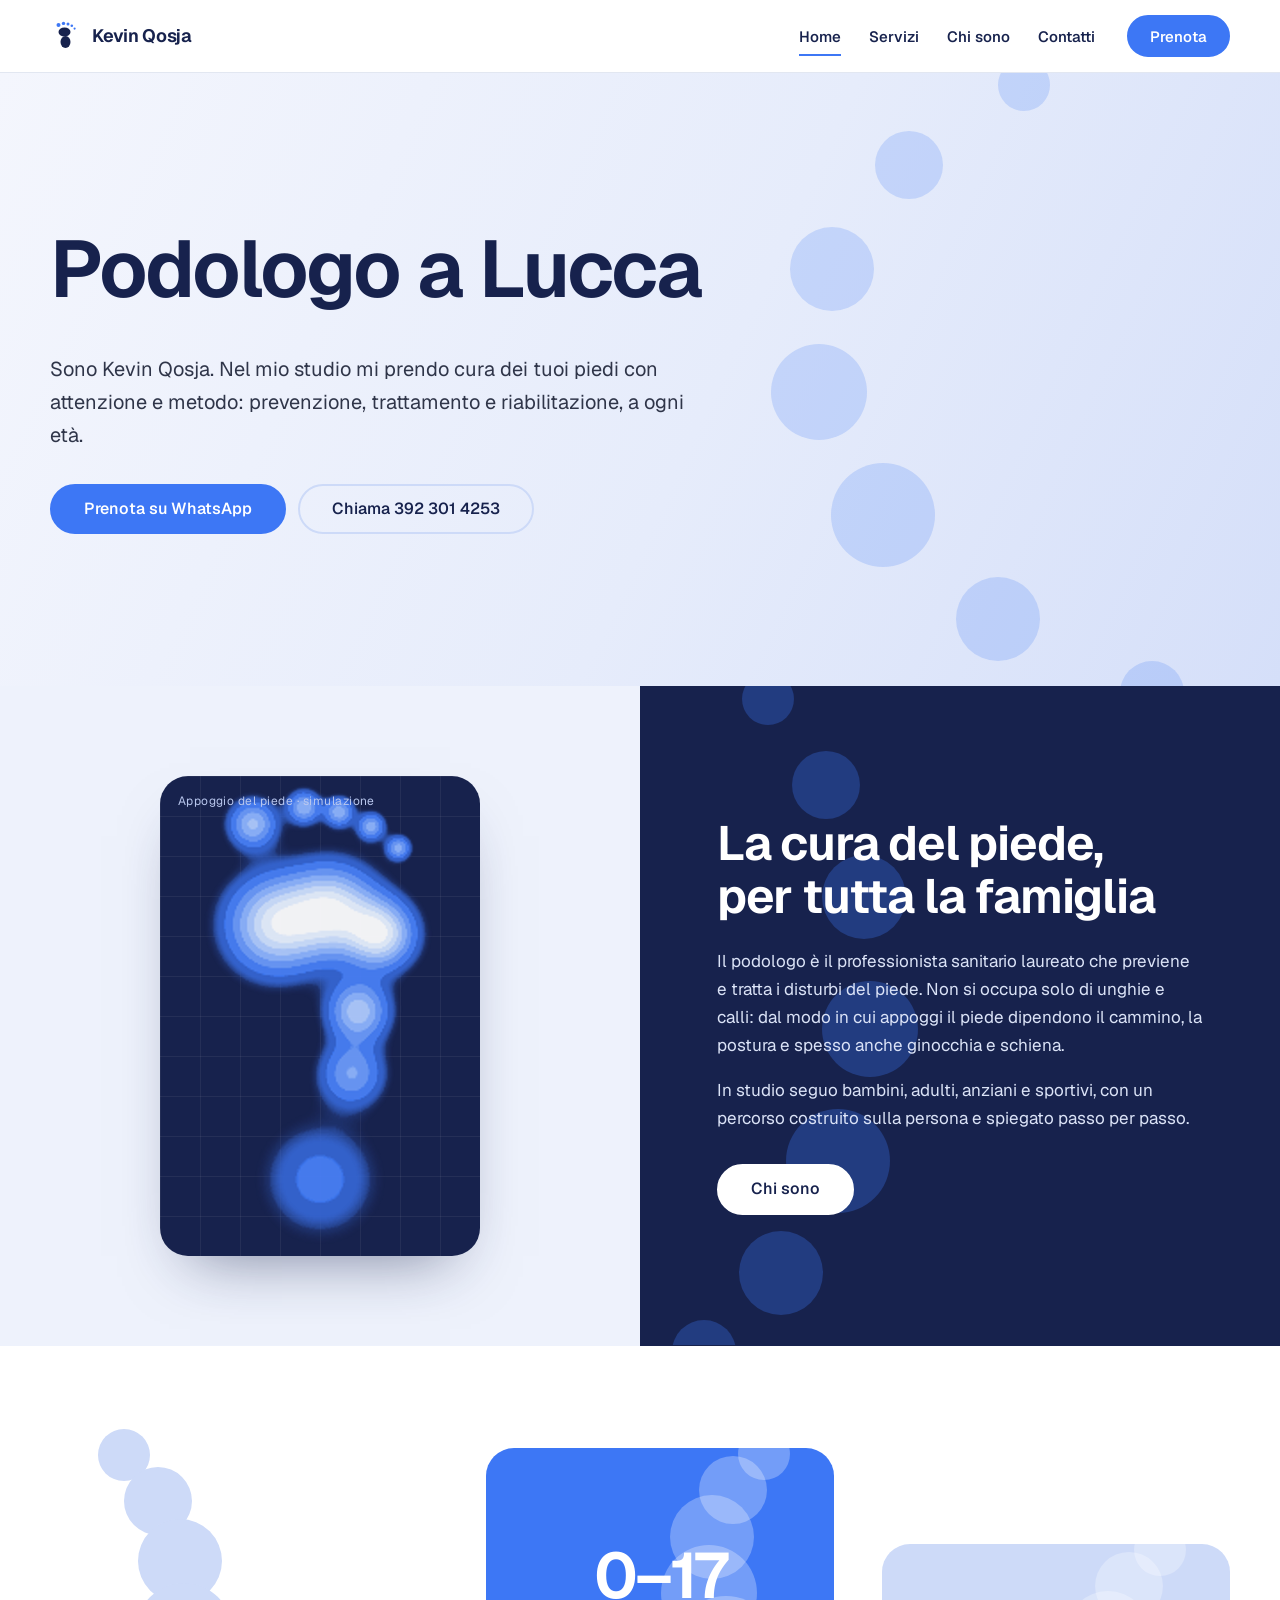
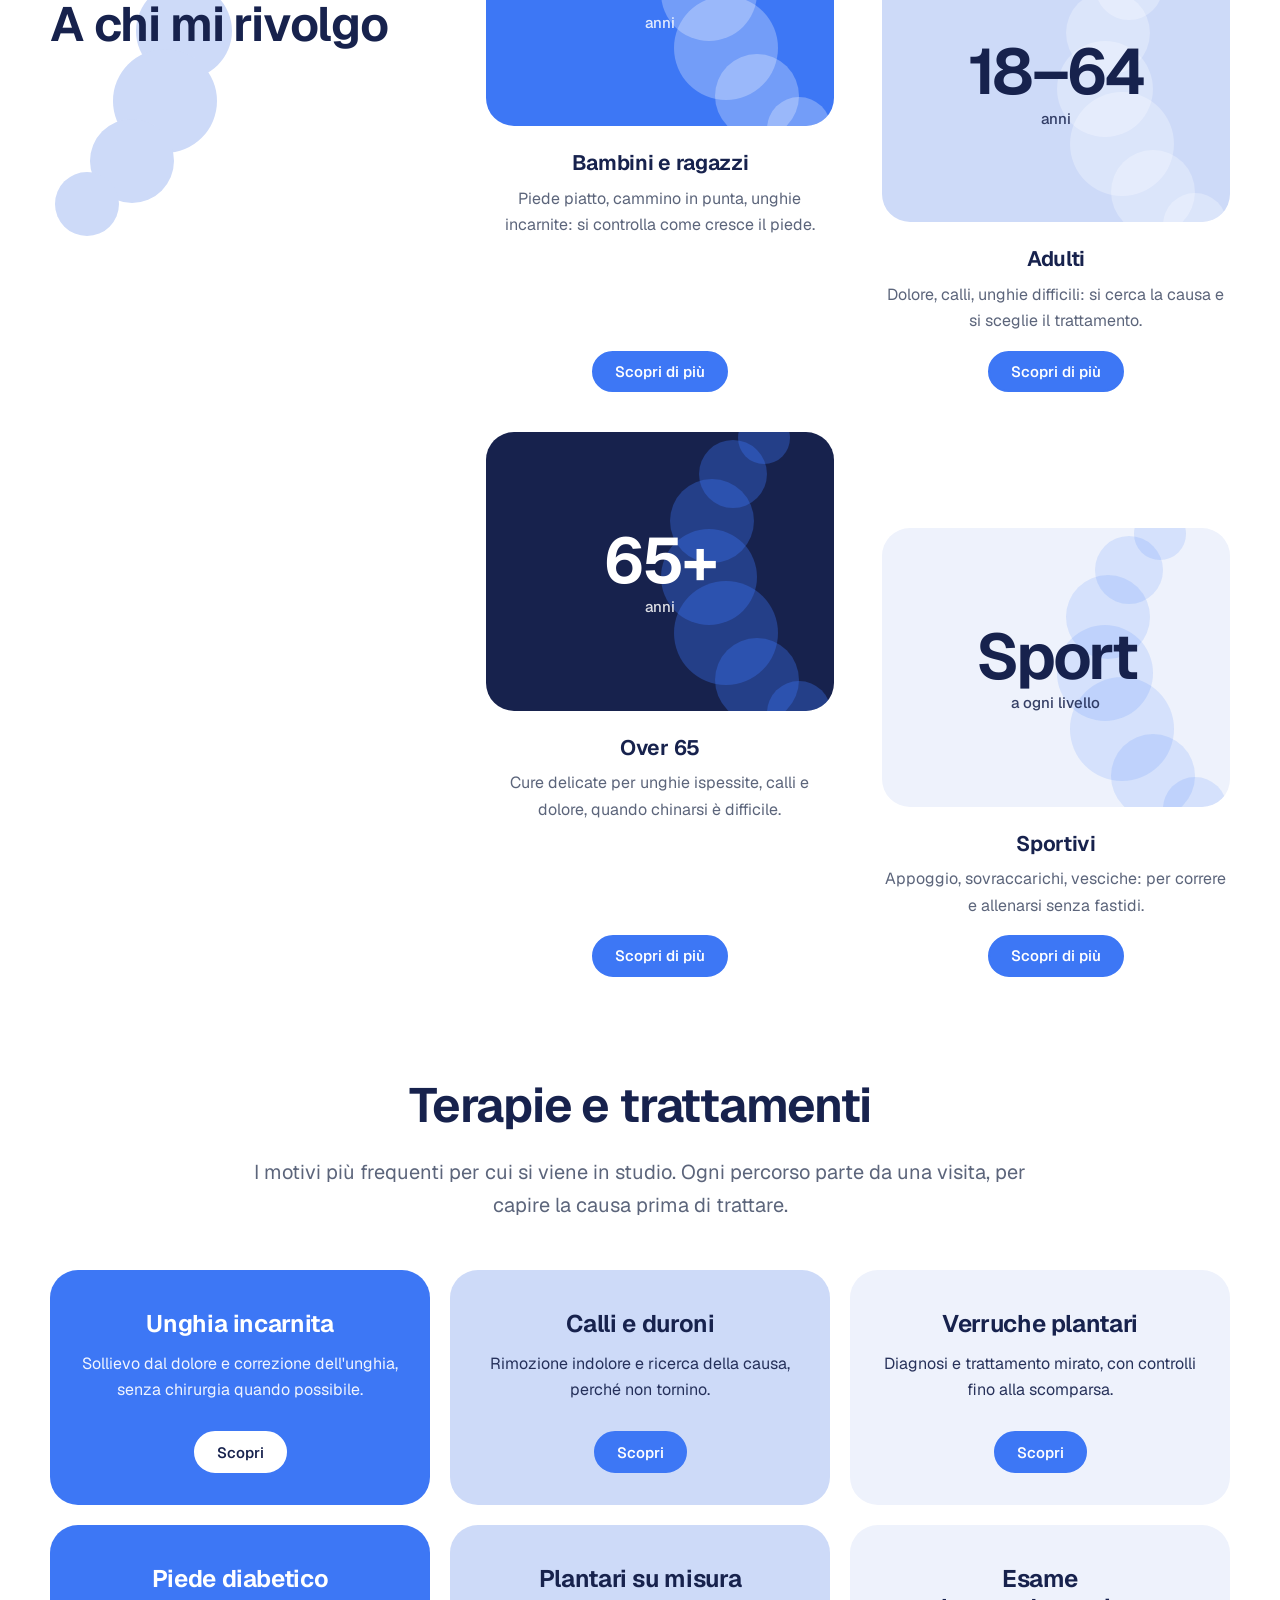
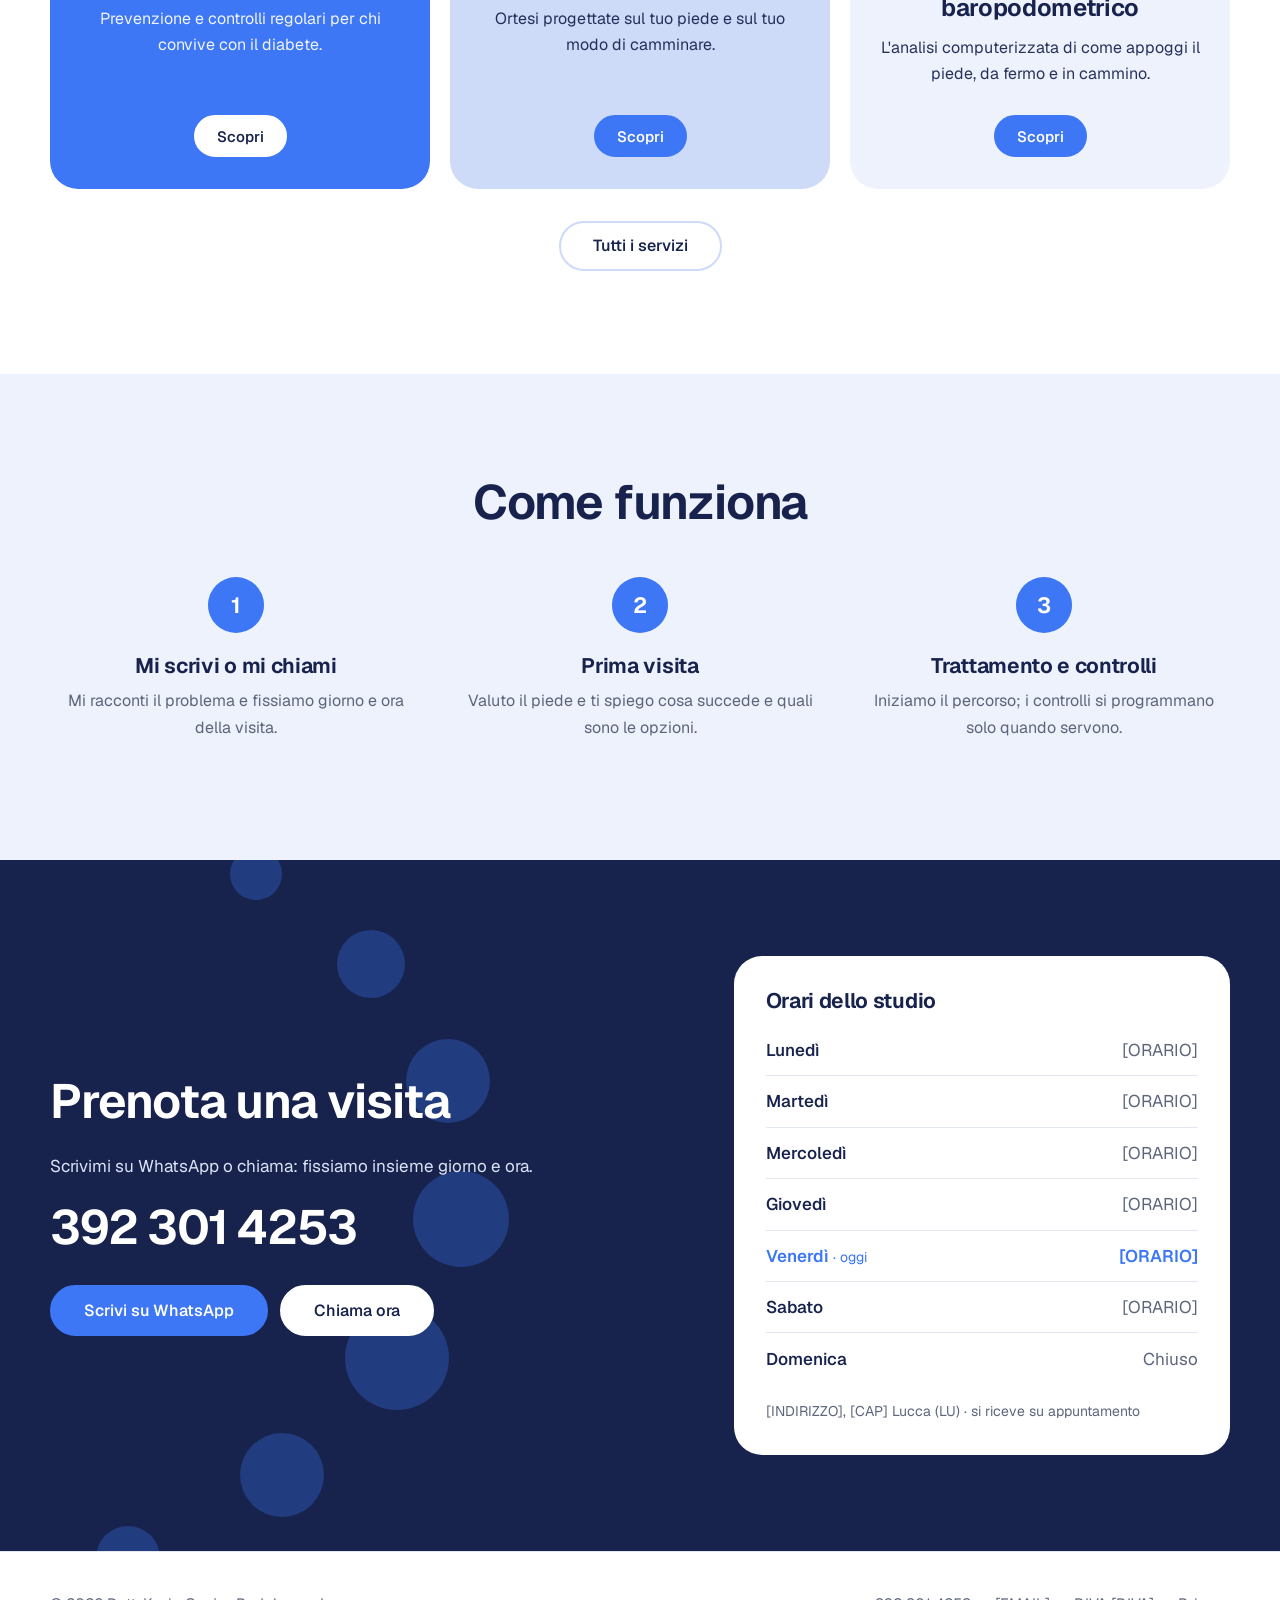
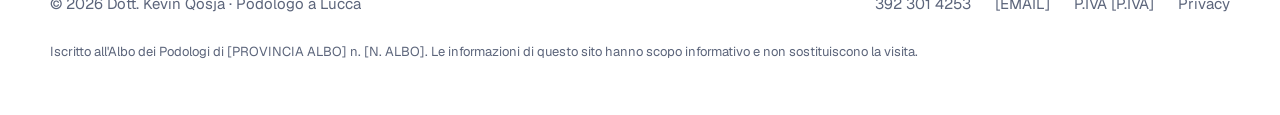
<file: index.html>
<!doctype html>
<html lang="it">
<head>
  <meta charset="utf-8">
  <meta name="viewport" content="width=device-width, initial-scale=1, viewport-fit=cover">
  <title>Kevin Qosja — Podologo a Lucca</title>
  <meta name="description" content="Studio di podologia a Lucca: unghia incarnita, calli, verruche, piede diabetico, plantari su misura. Per bambini, adulti, anziani e sportivi.">
  <meta name="robots" content="noindex, nofollow">
  <meta name="theme-color" content="#17224d">
  <meta property="og:type" content="website">
  <meta property="og:locale" content="it_IT">
  <meta property="og:title" content="Kevin Qosja — Podologo a Lucca">
  <meta property="og:description" content="Studio di podologia a Lucca: unghia incarnita, calli, verruche, piede diabetico, plantari su misura. Per bambini, adulti, anziani e sportivi.">
  <link rel="icon" href="favicon.svg" type="image/svg+xml">
  <link rel="preload" href="fonts/geist.woff2" as="font" type="font/woff2" crossorigin>
  <link rel="stylesheet" href="css/style.css">
  <script>document.documentElement.classList.add('js')</script>
</head>
<body>
  <a class="skip" href="#contenuto">Vai al contenuto</a>

  <header class="header">
    <div class="wrap header__in">
      <a class="logo" href="index.html"><svg viewBox="0 0 32 32" aria-hidden="true"><ellipse cx="15.5" cy="22" rx="5" ry="6" fill="#17224d"/><ellipse cx="14.5" cy="12" rx="6" ry="4.6" fill="#17224d"/><circle cx="8.5" cy="5" r="2" fill="#3d77f5"/><circle cx="13.5" cy="3.4" r="1.7" fill="#3d77f5"/><circle cx="18" cy="4" r="1.5" fill="#3d77f5"/><circle cx="21.8" cy="5.8" r="1.3" fill="#3d77f5"/><circle cx="24.6" cy="8.6" r="1.1" fill="#3d77f5"/></svg>Kevin Qosja</a>
      <button class="burger" aria-label="Apri il menu" aria-expanded="false" aria-controls="nav"><span></span></button>
      <nav class="nav" id="nav" aria-label="Principale">
        <ul>
            <li><a href="index.html" aria-current="page">Home</a></li>
            <li><a href="servizi.html">Servizi</a></li>
            <li><a href="chi-sono.html">Chi sono</a></li>
            <li><a href="contatti.html">Contatti</a></li>
        </ul>
        <a class="btn btn--sm" href="https://wa.me/393923014253?text=Buongiorno%2C%20vorrei%20prenotare%20una%20visita%20podologica.">Prenota</a>
      </nav>
    </div>
  </header>

  <main id="contenuto">
    <section class="hero">
      <div class="dots" aria-hidden="true"><i></i><i></i><i></i><i></i><i></i><i></i><i></i></div>
      <div class="wrap">
        <h1>Podologo a Lucca</h1>
        <p class="lead">Sono Kevin Qosja. Nel mio studio mi prendo cura dei tuoi piedi con attenzione e metodo: prevenzione, trattamento e riabilitazione, a ogni età.</p>
        <div class="btn-row">
          <a class="btn" href="https://wa.me/393923014253?text=Buongiorno%2C%20vorrei%20prenotare%20una%20visita%20podologica.">Prenota su WhatsApp</a>
          <a class="btn btn--ghost" href="tel:+393923014253">Chiama 392 301 4253</a>
        </div>
      </div>
    </section>

    <section class="split">
      <div class="panel panel--mist">
        <div class="foot" data-reveal>
          <span class="foot__tag">Appoggio del piede · simulazione</span>
          <canvas data-foot aria-hidden="true"></canvas>
        </div>
      </div>
      <div class="panel panel--navy">
        <div class="dots dots--left" aria-hidden="true"><i></i><i></i><i></i><i></i><i></i><i></i><i></i></div>
        <div data-reveal>
          <h2>La cura del piede, per tutta la famiglia</h2>
          <p>Il podologo è il professionista sanitario laureato che previene e tratta i disturbi del piede. Non si occupa solo di unghie e calli: dal modo in cui appoggi il piede dipendono il cammino, la postura e spesso anche ginocchia e schiena.</p>
          <p>In studio seguo bambini, adulti, anziani e sportivi, con un percorso costruito sulla persona e spiegato passo per passo.</p>
          <div class="btn-row"><a class="btn btn--light" href="chi-sono.html">Chi sono</a></div>
        </div>
      </div>
    </section>

    <section class="section">
      <div class="wrap audience">
        <div class="audience__title">
          <div class="dots dots--left" aria-hidden="true"><i></i><i></i><i></i><i></i><i></i><i></i><i></i></div>
          <h2>A chi mi rivolgo</h2>
        </div>
        <div class="audience__cards">
          <article class="who" data-reveal>
            <div class="who__tile"><div class="dots" aria-hidden="true"><i></i><i></i><i></i><i></i><i></i><i></i><i></i></div><span>0–17<small>anni</small></span></div>
            <h3>Bambini e ragazzi</h3>
            <p>Piede piatto, cammino in punta, unghie incarnite: si controlla come cresce il piede.</p>
            <a class="btn btn--sm" href="servizi.html#bambini">Scopri di più</a>
          </article>
          <article class="who" data-reveal>
            <div class="who__tile"><div class="dots" aria-hidden="true"><i></i><i></i><i></i><i></i><i></i><i></i><i></i></div><span>18–64<small>anni</small></span></div>
            <h3>Adulti</h3>
            <p>Dolore, calli, unghie difficili: si cerca la causa e si sceglie il trattamento.</p>
            <a class="btn btn--sm" href="servizi.html#adulti">Scopri di più</a>
          </article>
          <article class="who" data-reveal>
            <div class="who__tile"><div class="dots" aria-hidden="true"><i></i><i></i><i></i><i></i><i></i><i></i><i></i></div><span>65+<small>anni</small></span></div>
            <h3>Over 65</h3>
            <p>Cure delicate per unghie ispessite, calli e dolore, quando chinarsi è difficile.</p>
            <a class="btn btn--sm" href="servizi.html#anziani">Scopri di più</a>
          </article>
          <article class="who" data-reveal>
            <div class="who__tile"><div class="dots" aria-hidden="true"><i></i><i></i><i></i><i></i><i></i><i></i><i></i></div><span>Sport<small>a ogni livello</small></span></div>
            <h3>Sportivi</h3>
            <p>Appoggio, sovraccarichi, vesciche: per correre e allenarsi senza fastidi.</p>
            <a class="btn btn--sm" href="servizi.html#sportivi">Scopri di più</a>
          </article>
        </div>
      </div>
    </section>

    <section class="section" style="padding-top:0">
      <div class="wrap">
        <div class="center" data-reveal>
          <h2>Terapie e trattamenti</h2>
          <p class="lead">I motivi più frequenti per cui si viene in studio. Ogni percorso parte da una visita, per capire la causa prima di trattare.</p>
        </div>
        <div class="tiles">
        <a class="tile" href="servizi.html#unghia-incarnita" data-reveal>
          <h3>Unghia incarnita</h3>
          <p>Sollievo dal dolore e correzione dell'unghia, senza chirurgia quando possibile.</p>
          <span class="btn btn--sm">Scopri</span>
        </a>
        <a class="tile" href="servizi.html#calli-e-duroni" data-reveal>
          <h3>Calli e duroni</h3>
          <p>Rimozione indolore e ricerca della causa, perché non tornino.</p>
          <span class="btn btn--sm">Scopri</span>
        </a>
        <a class="tile" href="servizi.html#verruche-plantari" data-reveal>
          <h3>Verruche plantari</h3>
          <p>Diagnosi e trattamento mirato, con controlli fino alla scomparsa.</p>
          <span class="btn btn--sm">Scopri</span>
        </a>
        <a class="tile" href="servizi.html#piede-diabetico" data-reveal>
          <h3>Piede diabetico</h3>
          <p>Prevenzione e controlli regolari per chi convive con il diabete.</p>
          <span class="btn btn--sm">Scopri</span>
        </a>
        <a class="tile" href="servizi.html#plantari-su-misura" data-reveal>
          <h3>Plantari su misura</h3>
          <p>Ortesi progettate sul tuo piede e sul tuo modo di camminare.</p>
          <span class="btn btn--sm">Scopri</span>
        </a>
        <a class="tile" href="servizi.html#esame-baropodometrico" data-reveal>
          <h3>Esame baropodometrico</h3>
          <p>L'analisi computerizzata di come appoggi il piede, da fermo e in cammino.</p>
          <span class="btn btn--sm">Scopri</span>
        </a>
        </div>
        <div class="center"><div class="btn-row"><a class="btn btn--ghost" href="servizi.html">Tutti i servizi</a></div></div>
      </div>
    </section>

    <section class="section" style="background:var(--mist)">
      <div class="wrap center">
        <h2 data-reveal>Come funziona</h2>
        <ol class="steps">
          <li data-reveal><h3>Mi scrivi o mi chiami</h3><p>Mi racconti il problema e fissiamo giorno e ora della visita.</p></li>
          <li data-reveal><h3>Prima visita</h3><p>Valuto il piede e ti spiego cosa succede e quali sono le opzioni.</p></li>
          <li data-reveal><h3>Trattamento e controlli</h3><p>Iniziamo il percorso; i controlli si programmano solo quando servono.</p></li>
        </ol>
      </div>
    </section>

    <section class="book">
      <div class="dots dots--left" aria-hidden="true"><i></i><i></i><i></i><i></i><i></i><i></i><i></i></div>
      <div class="wrap">
        <div data-reveal>
          <h2>Prenota una visita</h2>
          <p>Scrivimi su WhatsApp o chiama: fissiamo insieme giorno e ora.</p>
          <a class="book__tel" href="tel:+393923014253">392 301 4253</a>
          <div class="btn-row">
            <a class="btn" href="https://wa.me/393923014253?text=Buongiorno%2C%20vorrei%20prenotare%20una%20visita%20podologica.">Scrivi su WhatsApp</a>
            <a class="btn btn--light" href="tel:+393923014253">Chiama ora</a>
          </div>
        </div>
        <div class="book__card" data-reveal>
          <h3>Orari dello studio</h3>
          <table class="hours">
              <tbody>
                <tr><th scope="row">Lunedì</th><td>[ORARIO]</td></tr>
                <tr><th scope="row">Martedì</th><td>[ORARIO]</td></tr>
                <tr><th scope="row">Mercoledì</th><td>[ORARIO]</td></tr>
                <tr><th scope="row">Giovedì</th><td>[ORARIO]</td></tr>
                <tr><th scope="row">Venerdì</th><td>[ORARIO]</td></tr>
                <tr><th scope="row">Sabato</th><td>[ORARIO]</td></tr>
                <tr><th scope="row">Domenica</th><td>Chiuso</td></tr>
              </tbody>
            </table>
          <p class="note" style="margin:1rem 0 0">[INDIRIZZO], [CAP] Lucca (LU) · si riceve su appuntamento</p>
        </div>
      </div>
    </section>
  </main>

  <footer class="footer">
    <div class="wrap">
      <div class="footer__in">
        <span>© <span data-year>2026</span> Dott. Kevin Qosja · Podologo a Lucca</span>
        <ul>
          <li><a href="tel:+393923014253">392 301 4253</a></li>
          <li><a href="mailto:[EMAIL]">[EMAIL]</a></li>
          <li>P.IVA [P.IVA]</li>
          <li><a href="privacy.html">Privacy</a></li>
        </ul>
      </div>
      <p class="footer__legal">Iscritto all'Albo dei Podologi di [PROVINCIA ALBO] n. [N. ALBO]. Le informazioni di questo sito hanno scopo informativo e non sostituiscono la visita.</p>
    </div>
  </footer>

  <div class="dock">
    <a class="btn" href="https://wa.me/393923014253?text=Buongiorno%2C%20vorrei%20prenotare%20una%20visita%20podologica.">WhatsApp</a>
    <a class="btn btn--ghost" href="tel:+393923014253">Chiama</a>
  </div>

  <script src="js/main.js" defer></script>
</body>
</html>
</file>
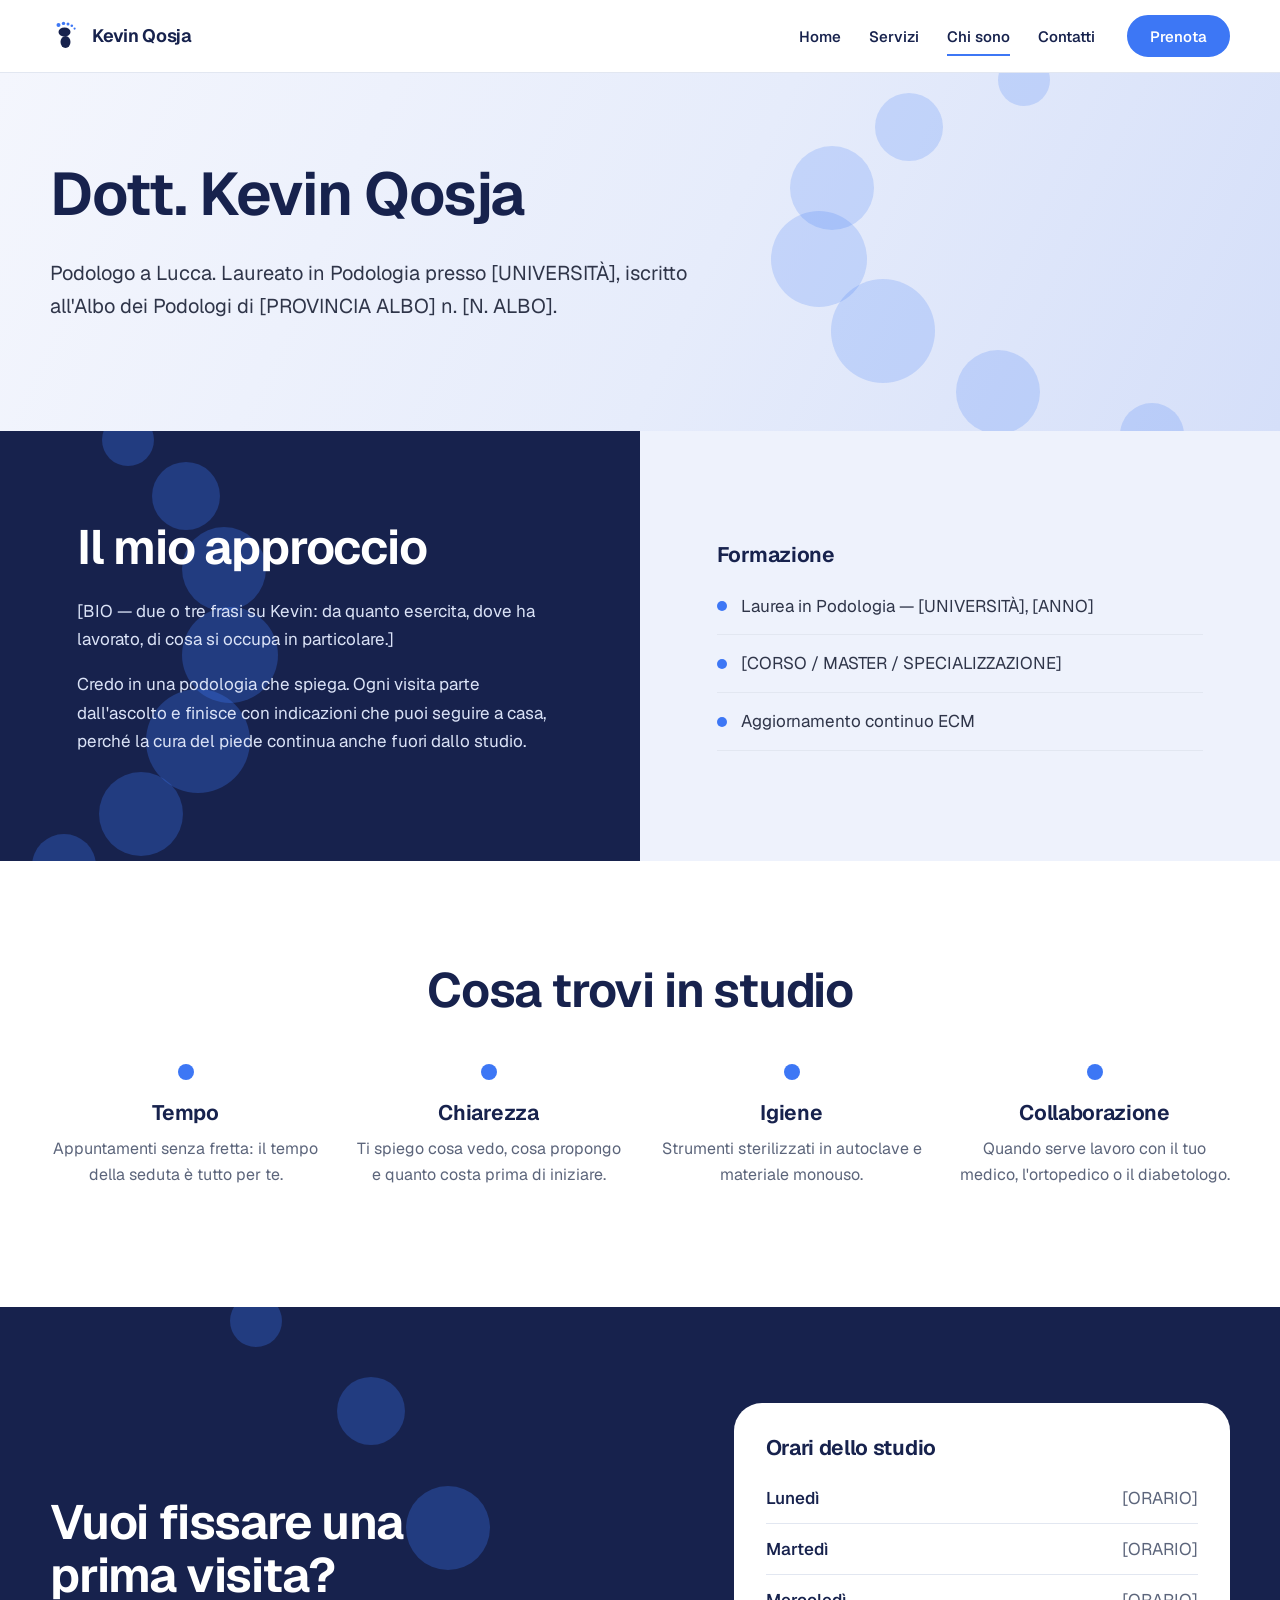
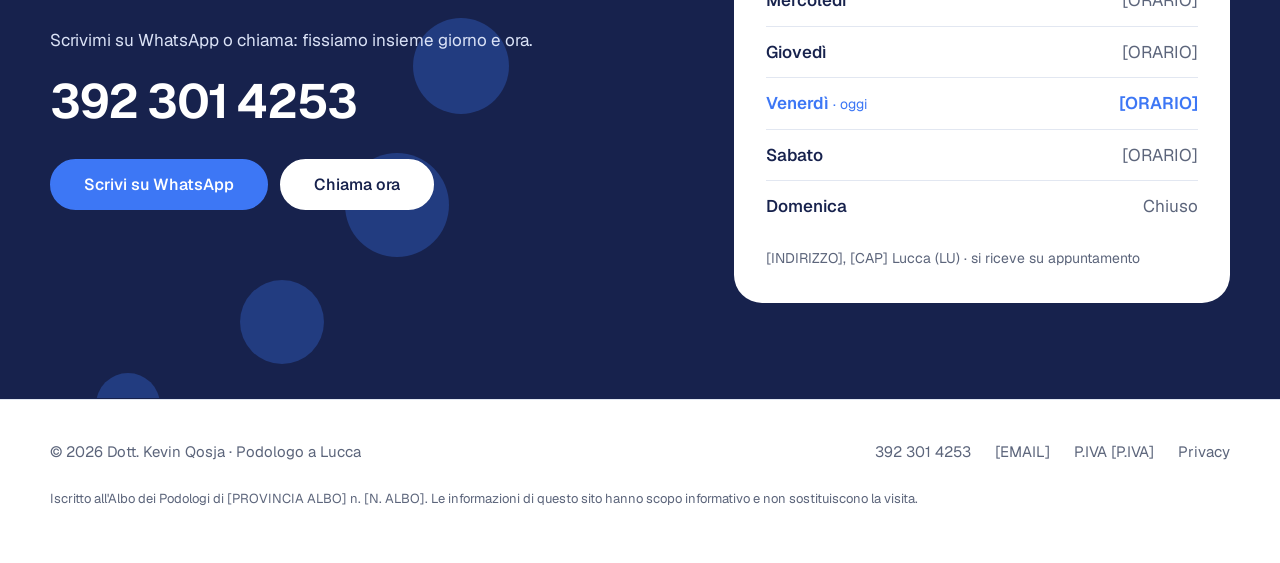
<file: chi-sono.html>
<!doctype html>
<html lang="it">
<head>
  <meta charset="utf-8">
  <meta name="viewport" content="width=device-width, initial-scale=1, viewport-fit=cover">
  <title>Chi sono — Kevin Qosja, Podologo a Lucca</title>
  <meta name="description" content="Dott. Kevin Qosja, podologo a Lucca: formazione, approccio e metodo di lavoro.">
  <meta name="robots" content="noindex, nofollow">
  <meta name="theme-color" content="#17224d">
  <meta property="og:type" content="website">
  <meta property="og:locale" content="it_IT">
  <meta property="og:title" content="Chi sono — Kevin Qosja, Podologo a Lucca">
  <meta property="og:description" content="Dott. Kevin Qosja, podologo a Lucca: formazione, approccio e metodo di lavoro.">
  <link rel="icon" href="favicon.svg" type="image/svg+xml">
  <link rel="preload" href="fonts/geist.woff2" as="font" type="font/woff2" crossorigin>
  <link rel="stylesheet" href="css/style.css">
  <script>document.documentElement.classList.add('js')</script>
</head>
<body>
  <a class="skip" href="#contenuto">Vai al contenuto</a>

  <header class="header">
    <div class="wrap header__in">
      <a class="logo" href="index.html"><svg viewBox="0 0 32 32" aria-hidden="true"><ellipse cx="15.5" cy="22" rx="5" ry="6" fill="#17224d"/><ellipse cx="14.5" cy="12" rx="6" ry="4.6" fill="#17224d"/><circle cx="8.5" cy="5" r="2" fill="#3d77f5"/><circle cx="13.5" cy="3.4" r="1.7" fill="#3d77f5"/><circle cx="18" cy="4" r="1.5" fill="#3d77f5"/><circle cx="21.8" cy="5.8" r="1.3" fill="#3d77f5"/><circle cx="24.6" cy="8.6" r="1.1" fill="#3d77f5"/></svg>Kevin Qosja</a>
      <button class="burger" aria-label="Apri il menu" aria-expanded="false" aria-controls="nav"><span></span></button>
      <nav class="nav" id="nav" aria-label="Principale">
        <ul>
            <li><a href="index.html">Home</a></li>
            <li><a href="servizi.html">Servizi</a></li>
            <li><a href="chi-sono.html" aria-current="page">Chi sono</a></li>
            <li><a href="contatti.html">Contatti</a></li>
        </ul>
        <a class="btn btn--sm" href="https://wa.me/393923014253?text=Buongiorno%2C%20vorrei%20prenotare%20una%20visita%20podologica.">Prenota</a>
      </nav>
    </div>
  </header>

  <main id="contenuto">
    <section class="hero hero--page">
      <div class="dots" aria-hidden="true"><i></i><i></i><i></i><i></i><i></i><i></i><i></i></div>
      <div class="wrap">
        <h1>Dott. Kevin Qosja</h1>
        <p class="lead">Podologo a Lucca. Laureato in Podologia presso [UNIVERSITÀ], iscritto all'Albo dei Podologi di [PROVINCIA ALBO] n. [N. ALBO].</p>
      </div>
    </section>

    <section class="split">
      <div class="panel panel--navy">
        <div class="dots dots--left" aria-hidden="true"><i></i><i></i><i></i><i></i><i></i><i></i><i></i></div>
        <div data-reveal>
          <h2>Il mio approccio</h2>
          <p>[BIO — due o tre frasi su Kevin: da quanto esercita, dove ha lavorato, di cosa si occupa in particolare.]</p>
          <p>Credo in una podologia che spiega. Ogni visita parte dall'ascolto e finisce con indicazioni che puoi seguire a casa, perché la cura del piede continua anche fuori dallo studio.</p>
        </div>
      </div>
      <div class="panel panel--mist" style="align-items:stretch">
        <div data-reveal>
          <h3>Formazione</h3>
          <ul class="list">
            <li>Laurea in Podologia — [UNIVERSITÀ], [ANNO]</li>
            <li>[CORSO / MASTER / SPECIALIZZAZIONE]</li>
            <li>Aggiornamento continuo ECM</li>
          </ul>
        </div>
      </div>
    </section>

    <section class="section">
      <div class="wrap center">
        <h2 data-reveal>Cosa trovi in studio</h2>
        <ol class="steps steps--plain">
          <li data-reveal><h3>Tempo</h3><p>Appuntamenti senza fretta: il tempo della seduta è tutto per te.</p></li>
          <li data-reveal><h3>Chiarezza</h3><p>Ti spiego cosa vedo, cosa propongo e quanto costa prima di iniziare.</p></li>
          <li data-reveal><h3>Igiene</h3><p>Strumenti sterilizzati in autoclave e materiale monouso.</p></li>
          <li data-reveal><h3>Collaborazione</h3><p>Quando serve lavoro con il tuo medico, l'ortopedico o il diabetologo.</p></li>
        </ol>
      </div>
    </section>

    <section class="book">
      <div class="dots dots--left" aria-hidden="true"><i></i><i></i><i></i><i></i><i></i><i></i><i></i></div>
      <div class="wrap">
        <div data-reveal>
          <h2>Vuoi fissare una prima visita?</h2>
          <p>Scrivimi su WhatsApp o chiama: fissiamo insieme giorno e ora.</p>
          <a class="book__tel" href="tel:+393923014253">392 301 4253</a>
          <div class="btn-row">
            <a class="btn" href="https://wa.me/393923014253?text=Buongiorno%2C%20vorrei%20prenotare%20una%20visita%20podologica.">Scrivi su WhatsApp</a>
            <a class="btn btn--light" href="tel:+393923014253">Chiama ora</a>
          </div>
        </div>
        <div class="book__card" data-reveal>
          <h3>Orari dello studio</h3>
          <table class="hours">
              <tbody>
                <tr><th scope="row">Lunedì</th><td>[ORARIO]</td></tr>
                <tr><th scope="row">Martedì</th><td>[ORARIO]</td></tr>
                <tr><th scope="row">Mercoledì</th><td>[ORARIO]</td></tr>
                <tr><th scope="row">Giovedì</th><td>[ORARIO]</td></tr>
                <tr><th scope="row">Venerdì</th><td>[ORARIO]</td></tr>
                <tr><th scope="row">Sabato</th><td>[ORARIO]</td></tr>
                <tr><th scope="row">Domenica</th><td>Chiuso</td></tr>
              </tbody>
            </table>
          <p class="note" style="margin:1rem 0 0">[INDIRIZZO], [CAP] Lucca (LU) · si riceve su appuntamento</p>
        </div>
      </div>
    </section>
  </main>

  <footer class="footer">
    <div class="wrap">
      <div class="footer__in">
        <span>© <span data-year>2026</span> Dott. Kevin Qosja · Podologo a Lucca</span>
        <ul>
          <li><a href="tel:+393923014253">392 301 4253</a></li>
          <li><a href="mailto:[EMAIL]">[EMAIL]</a></li>
          <li>P.IVA [P.IVA]</li>
          <li><a href="privacy.html">Privacy</a></li>
        </ul>
      </div>
      <p class="footer__legal">Iscritto all'Albo dei Podologi di [PROVINCIA ALBO] n. [N. ALBO]. Le informazioni di questo sito hanno scopo informativo e non sostituiscono la visita.</p>
    </div>
  </footer>

  <div class="dock">
    <a class="btn" href="https://wa.me/393923014253?text=Buongiorno%2C%20vorrei%20prenotare%20una%20visita%20podologica.">WhatsApp</a>
    <a class="btn btn--ghost" href="tel:+393923014253">Chiama</a>
  </div>

  <script src="js/main.js" defer></script>
</body>
</html>
</file>
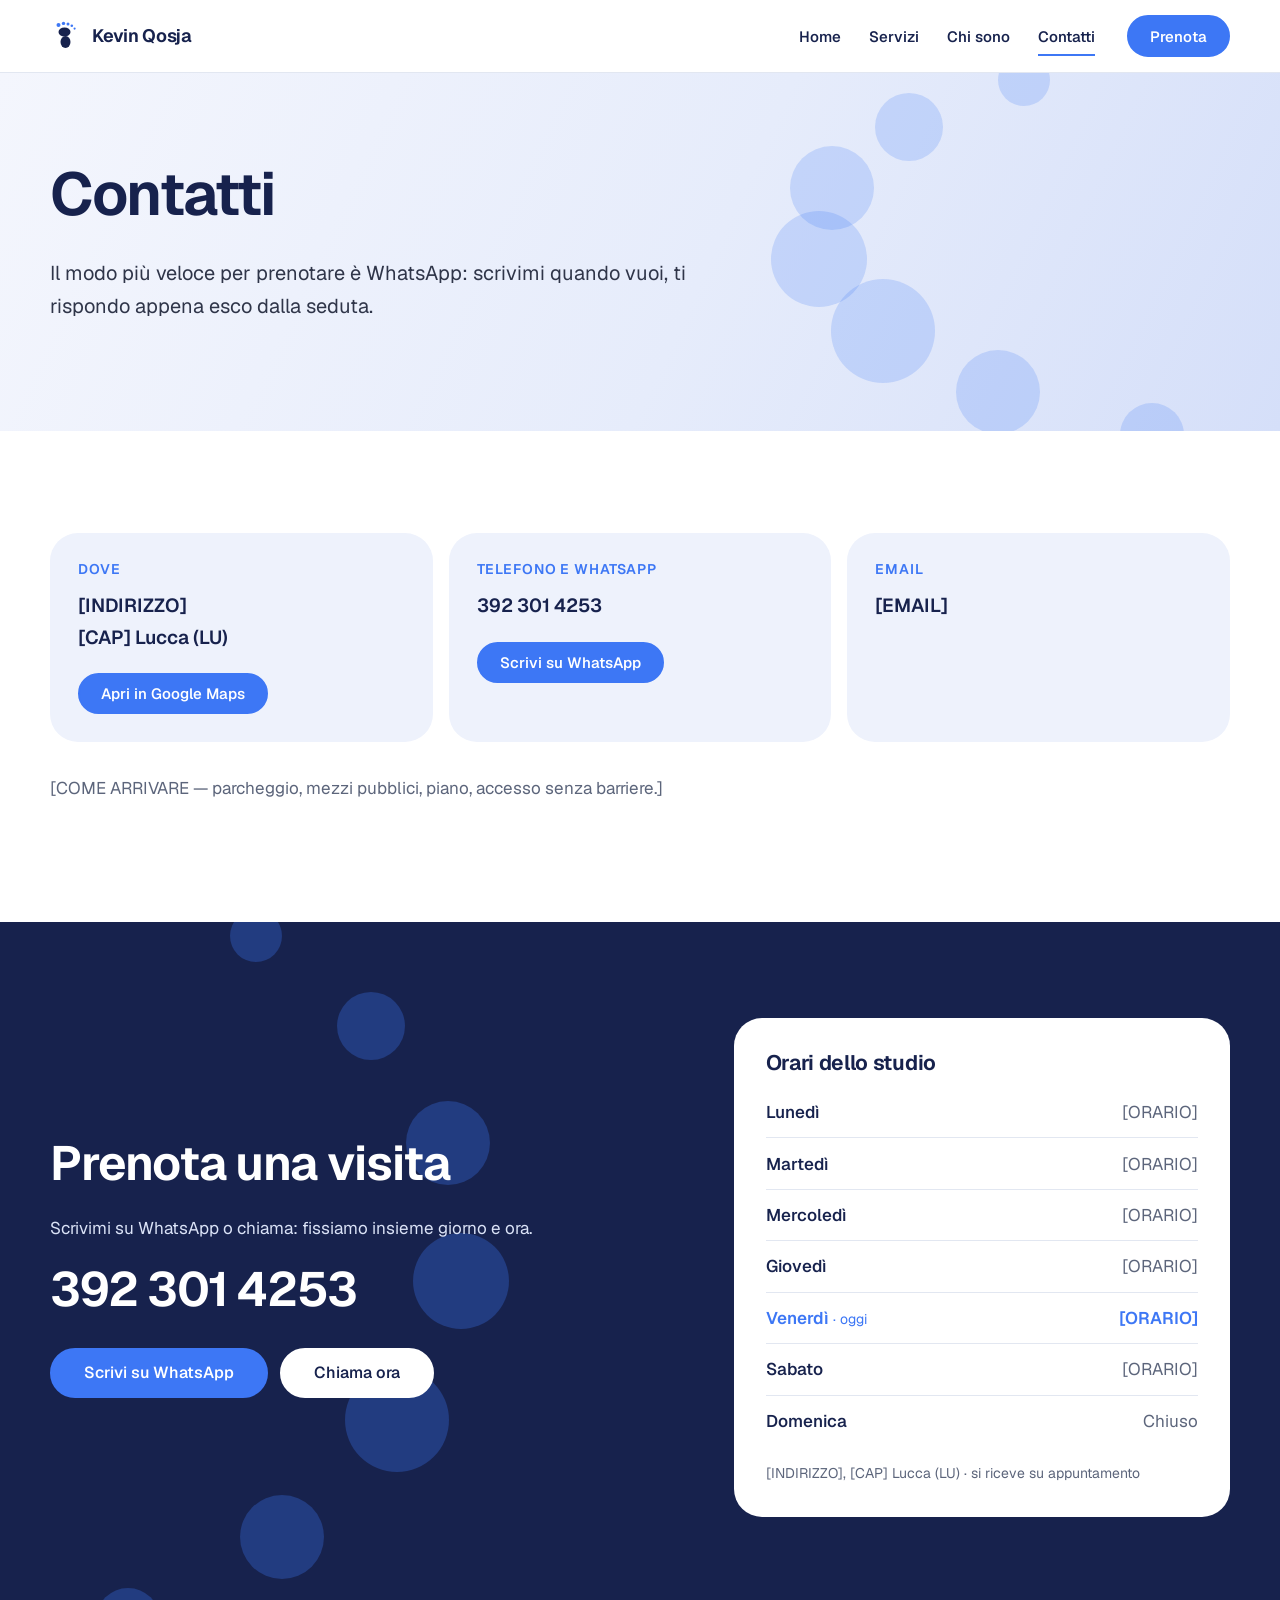
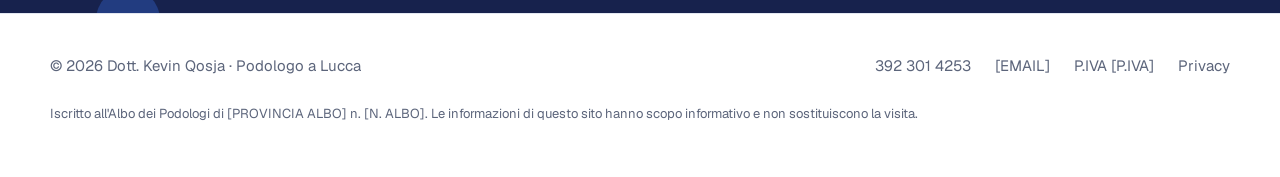
<file: contatti.html>
<!doctype html>
<html lang="it">
<head>
  <meta charset="utf-8">
  <meta name="viewport" content="width=device-width, initial-scale=1, viewport-fit=cover">
  <title>Contatti e orari — Kevin Qosja, Podologo a Lucca</title>
  <meta name="description" content="Indirizzo, orari e contatti dello studio di podologia di Kevin Qosja a Lucca. Prenota su WhatsApp o per telefono.">
  <meta name="robots" content="noindex, nofollow">
  <meta name="theme-color" content="#17224d">
  <meta property="og:type" content="website">
  <meta property="og:locale" content="it_IT">
  <meta property="og:title" content="Contatti e orari — Kevin Qosja, Podologo a Lucca">
  <meta property="og:description" content="Indirizzo, orari e contatti dello studio di podologia di Kevin Qosja a Lucca. Prenota su WhatsApp o per telefono.">
  <link rel="icon" href="favicon.svg" type="image/svg+xml">
  <link rel="preload" href="fonts/geist.woff2" as="font" type="font/woff2" crossorigin>
  <link rel="stylesheet" href="css/style.css">
  <script>document.documentElement.classList.add('js')</script>
</head>
<body>
  <a class="skip" href="#contenuto">Vai al contenuto</a>

  <header class="header">
    <div class="wrap header__in">
      <a class="logo" href="index.html"><svg viewBox="0 0 32 32" aria-hidden="true"><ellipse cx="15.5" cy="22" rx="5" ry="6" fill="#17224d"/><ellipse cx="14.5" cy="12" rx="6" ry="4.6" fill="#17224d"/><circle cx="8.5" cy="5" r="2" fill="#3d77f5"/><circle cx="13.5" cy="3.4" r="1.7" fill="#3d77f5"/><circle cx="18" cy="4" r="1.5" fill="#3d77f5"/><circle cx="21.8" cy="5.8" r="1.3" fill="#3d77f5"/><circle cx="24.6" cy="8.6" r="1.1" fill="#3d77f5"/></svg>Kevin Qosja</a>
      <button class="burger" aria-label="Apri il menu" aria-expanded="false" aria-controls="nav"><span></span></button>
      <nav class="nav" id="nav" aria-label="Principale">
        <ul>
            <li><a href="index.html">Home</a></li>
            <li><a href="servizi.html">Servizi</a></li>
            <li><a href="chi-sono.html">Chi sono</a></li>
            <li><a href="contatti.html" aria-current="page">Contatti</a></li>
        </ul>
        <a class="btn btn--sm" href="https://wa.me/393923014253?text=Buongiorno%2C%20vorrei%20prenotare%20una%20visita%20podologica.">Prenota</a>
      </nav>
    </div>
  </header>

  <main id="contenuto">
    <section class="hero hero--page">
      <div class="dots" aria-hidden="true"><i></i><i></i><i></i><i></i><i></i><i></i><i></i></div>
      <div class="wrap">
        <h1>Contatti</h1>
        <p class="lead">Il modo più veloce per prenotare è WhatsApp: scrivimi quando vuoi, ti rispondo appena esco dalla seduta.</p>
      </div>
    </section>

    <section class="section">
      <div class="wrap">
        <div class="info">
          <div data-reveal>
            <h3>Dove</h3>
            <p>[INDIRIZZO]<br>[CAP] Lucca (LU)</p>
            <div class="btn-row"><a class="btn btn--sm" href="https://www.google.com/maps/search/?api=1&amp;query=[INDIRIZZO+PER+MAPS]" target="_blank" rel="noopener">Apri in Google Maps</a></div>
          </div>
          <div data-reveal>
            <h3>Telefono e WhatsApp</h3>
            <p><a href="tel:+393923014253">392 301 4253</a></p>
            <div class="btn-row"><a class="btn btn--sm" href="https://wa.me/393923014253?text=Buongiorno%2C%20vorrei%20prenotare%20una%20visita%20podologica.">Scrivi su WhatsApp</a></div>
          </div>
          <div data-reveal>
            <h3>Email</h3>
            <p><a href="mailto:[EMAIL]">[EMAIL]</a></p>
          </div>
        </div>
        <p class="muted" style="margin-top:2rem" data-reveal>[COME ARRIVARE — parcheggio, mezzi pubblici, piano, accesso senza barriere.]</p>
      </div>
    </section>

    <section class="book">
      <div class="dots dots--left" aria-hidden="true"><i></i><i></i><i></i><i></i><i></i><i></i><i></i></div>
      <div class="wrap">
        <div data-reveal>
          <h2>Prenota una visita</h2>
          <p>Scrivimi su WhatsApp o chiama: fissiamo insieme giorno e ora.</p>
          <a class="book__tel" href="tel:+393923014253">392 301 4253</a>
          <div class="btn-row">
            <a class="btn" href="https://wa.me/393923014253?text=Buongiorno%2C%20vorrei%20prenotare%20una%20visita%20podologica.">Scrivi su WhatsApp</a>
            <a class="btn btn--light" href="tel:+393923014253">Chiama ora</a>
          </div>
        </div>
        <div class="book__card" data-reveal>
          <h3>Orari dello studio</h3>
          <table class="hours">
              <tbody>
                <tr><th scope="row">Lunedì</th><td>[ORARIO]</td></tr>
                <tr><th scope="row">Martedì</th><td>[ORARIO]</td></tr>
                <tr><th scope="row">Mercoledì</th><td>[ORARIO]</td></tr>
                <tr><th scope="row">Giovedì</th><td>[ORARIO]</td></tr>
                <tr><th scope="row">Venerdì</th><td>[ORARIO]</td></tr>
                <tr><th scope="row">Sabato</th><td>[ORARIO]</td></tr>
                <tr><th scope="row">Domenica</th><td>Chiuso</td></tr>
              </tbody>
            </table>
          <p class="note" style="margin:1rem 0 0">[INDIRIZZO], [CAP] Lucca (LU) · si riceve su appuntamento</p>
        </div>
      </div>
    </section>
  </main>

  <footer class="footer">
    <div class="wrap">
      <div class="footer__in">
        <span>© <span data-year>2026</span> Dott. Kevin Qosja · Podologo a Lucca</span>
        <ul>
          <li><a href="tel:+393923014253">392 301 4253</a></li>
          <li><a href="mailto:[EMAIL]">[EMAIL]</a></li>
          <li>P.IVA [P.IVA]</li>
          <li><a href="privacy.html">Privacy</a></li>
        </ul>
      </div>
      <p class="footer__legal">Iscritto all'Albo dei Podologi di [PROVINCIA ALBO] n. [N. ALBO]. Le informazioni di questo sito hanno scopo informativo e non sostituiscono la visita.</p>
    </div>
  </footer>

  <div class="dock">
    <a class="btn" href="https://wa.me/393923014253?text=Buongiorno%2C%20vorrei%20prenotare%20una%20visita%20podologica.">WhatsApp</a>
    <a class="btn btn--ghost" href="tel:+393923014253">Chiama</a>
  </div>

  <script src="js/main.js" defer></script>
</body>
</html>
</file>
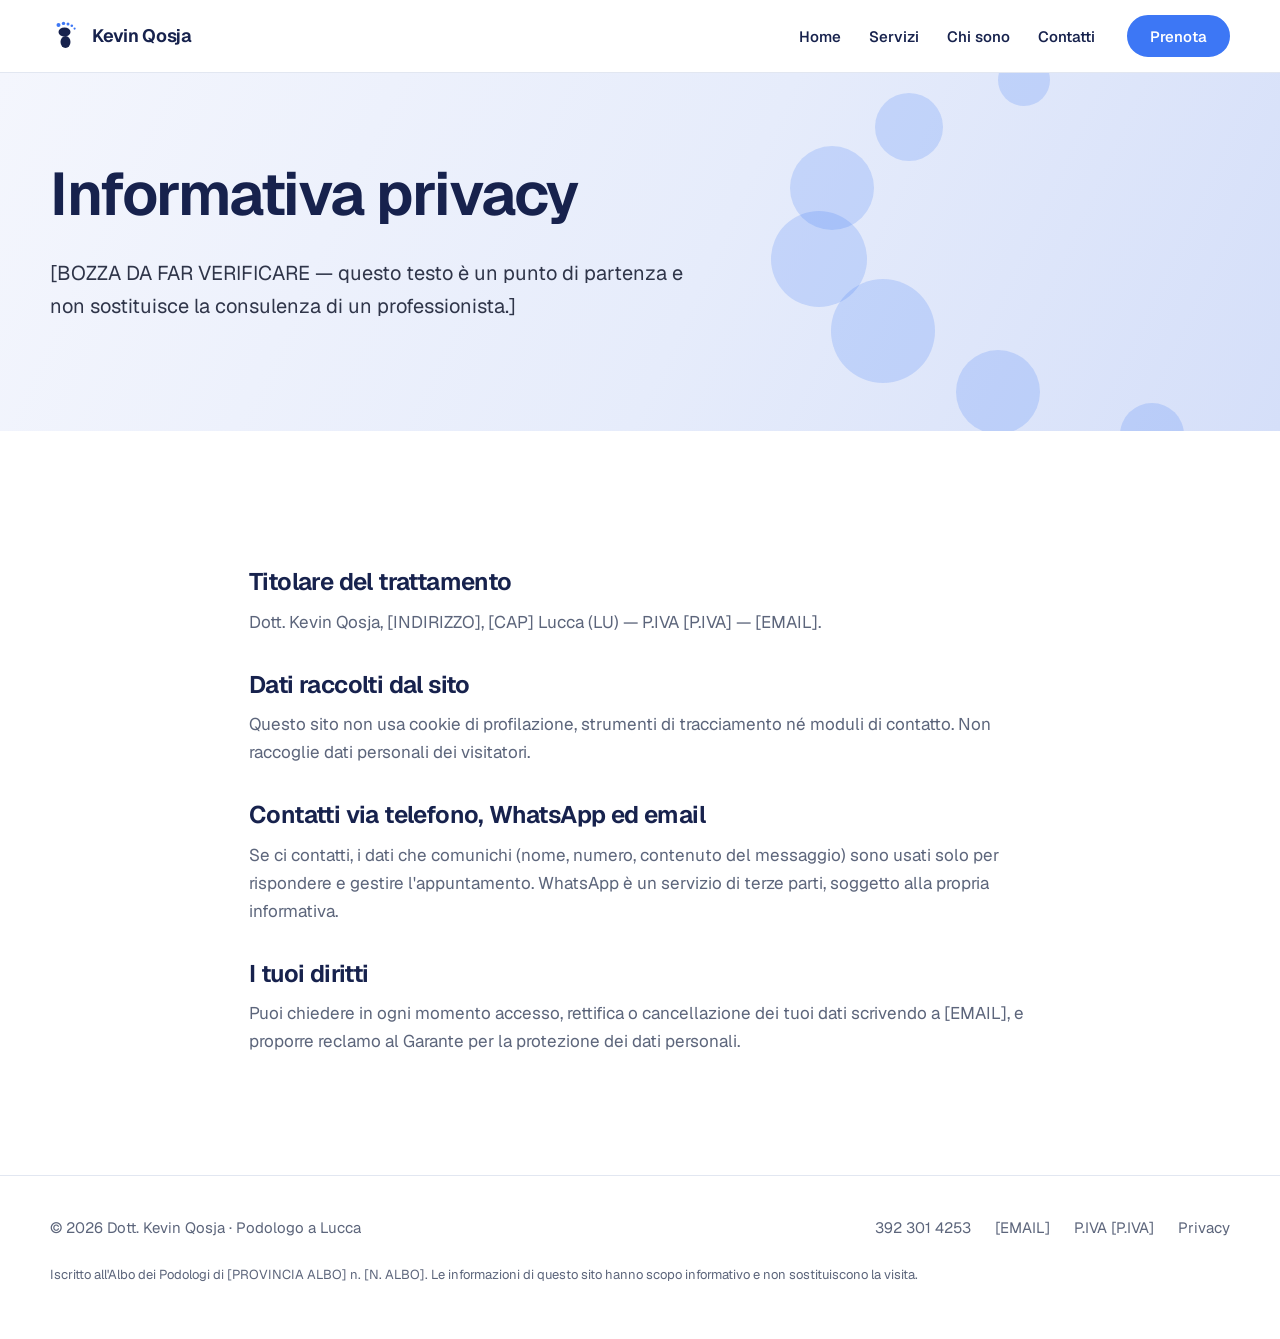
<file: privacy.html>
<!doctype html>
<html lang="it">
<head>
  <meta charset="utf-8">
  <meta name="viewport" content="width=device-width, initial-scale=1, viewport-fit=cover">
  <title>Privacy — Kevin Qosja, Podologo</title>
  <meta name="description" content="Informativa privacy del sito.">
  <meta name="robots" content="noindex, nofollow">
  <meta name="theme-color" content="#17224d">
  <meta property="og:type" content="website">
  <meta property="og:locale" content="it_IT">
  <meta property="og:title" content="Privacy — Kevin Qosja, Podologo">
  <meta property="og:description" content="Informativa privacy del sito.">
  <link rel="icon" href="favicon.svg" type="image/svg+xml">
  <link rel="preload" href="fonts/geist.woff2" as="font" type="font/woff2" crossorigin>
  <link rel="stylesheet" href="css/style.css">
  <script>document.documentElement.classList.add('js')</script>
</head>
<body>
  <a class="skip" href="#contenuto">Vai al contenuto</a>

  <header class="header">
    <div class="wrap header__in">
      <a class="logo" href="index.html"><svg viewBox="0 0 32 32" aria-hidden="true"><ellipse cx="15.5" cy="22" rx="5" ry="6" fill="#17224d"/><ellipse cx="14.5" cy="12" rx="6" ry="4.6" fill="#17224d"/><circle cx="8.5" cy="5" r="2" fill="#3d77f5"/><circle cx="13.5" cy="3.4" r="1.7" fill="#3d77f5"/><circle cx="18" cy="4" r="1.5" fill="#3d77f5"/><circle cx="21.8" cy="5.8" r="1.3" fill="#3d77f5"/><circle cx="24.6" cy="8.6" r="1.1" fill="#3d77f5"/></svg>Kevin Qosja</a>
      <button class="burger" aria-label="Apri il menu" aria-expanded="false" aria-controls="nav"><span></span></button>
      <nav class="nav" id="nav" aria-label="Principale">
        <ul>
            <li><a href="index.html">Home</a></li>
            <li><a href="servizi.html">Servizi</a></li>
            <li><a href="chi-sono.html">Chi sono</a></li>
            <li><a href="contatti.html">Contatti</a></li>
        </ul>
        <a class="btn btn--sm" href="https://wa.me/393923014253?text=Buongiorno%2C%20vorrei%20prenotare%20una%20visita%20podologica.">Prenota</a>
      </nav>
    </div>
  </header>

  <main id="contenuto">
    <section class="hero hero--page">
      <div class="dots" aria-hidden="true"><i></i><i></i><i></i><i></i><i></i><i></i><i></i></div>
      <div class="wrap">
        <h1>Informativa privacy</h1>
        <p class="lead">[BOZZA DA FAR VERIFICARE — questo testo è un punto di partenza e non sostituisce la consulenza di un professionista.]</p>
      </div>
    </section>

    <section class="section">
      <div class="wrap prose">
        <h2>Titolare del trattamento</h2>
        <p>Dott. Kevin Qosja, [INDIRIZZO], [CAP] Lucca (LU) — P.IVA [P.IVA] — [EMAIL].</p>
        <h2>Dati raccolti dal sito</h2>
        <p>Questo sito non usa cookie di profilazione, strumenti di tracciamento né moduli di contatto. Non raccoglie dati personali dei visitatori.</p>
        <h2>Contatti via telefono, WhatsApp ed email</h2>
        <p>Se ci contatti, i dati che comunichi (nome, numero, contenuto del messaggio) sono usati solo per rispondere e gestire l'appuntamento. WhatsApp è un servizio di terze parti, soggetto alla propria informativa.</p>
        <h2>I tuoi diritti</h2>
        <p>Puoi chiedere in ogni momento accesso, rettifica o cancellazione dei tuoi dati scrivendo a [EMAIL], e proporre reclamo al Garante per la protezione dei dati personali.</p>
      </div>
    </section>
  </main>

  <footer class="footer">
    <div class="wrap">
      <div class="footer__in">
        <span>© <span data-year>2026</span> Dott. Kevin Qosja · Podologo a Lucca</span>
        <ul>
          <li><a href="tel:+393923014253">392 301 4253</a></li>
          <li><a href="mailto:[EMAIL]">[EMAIL]</a></li>
          <li>P.IVA [P.IVA]</li>
          <li><a href="privacy.html">Privacy</a></li>
        </ul>
      </div>
      <p class="footer__legal">Iscritto all'Albo dei Podologi di [PROVINCIA ALBO] n. [N. ALBO]. Le informazioni di questo sito hanno scopo informativo e non sostituiscono la visita.</p>
    </div>
  </footer>

  <div class="dock">
    <a class="btn" href="https://wa.me/393923014253?text=Buongiorno%2C%20vorrei%20prenotare%20una%20visita%20podologica.">WhatsApp</a>
    <a class="btn btn--ghost" href="tel:+393923014253">Chiama</a>
  </div>

  <script src="js/main.js" defer></script>
</body>
</html>
</file>
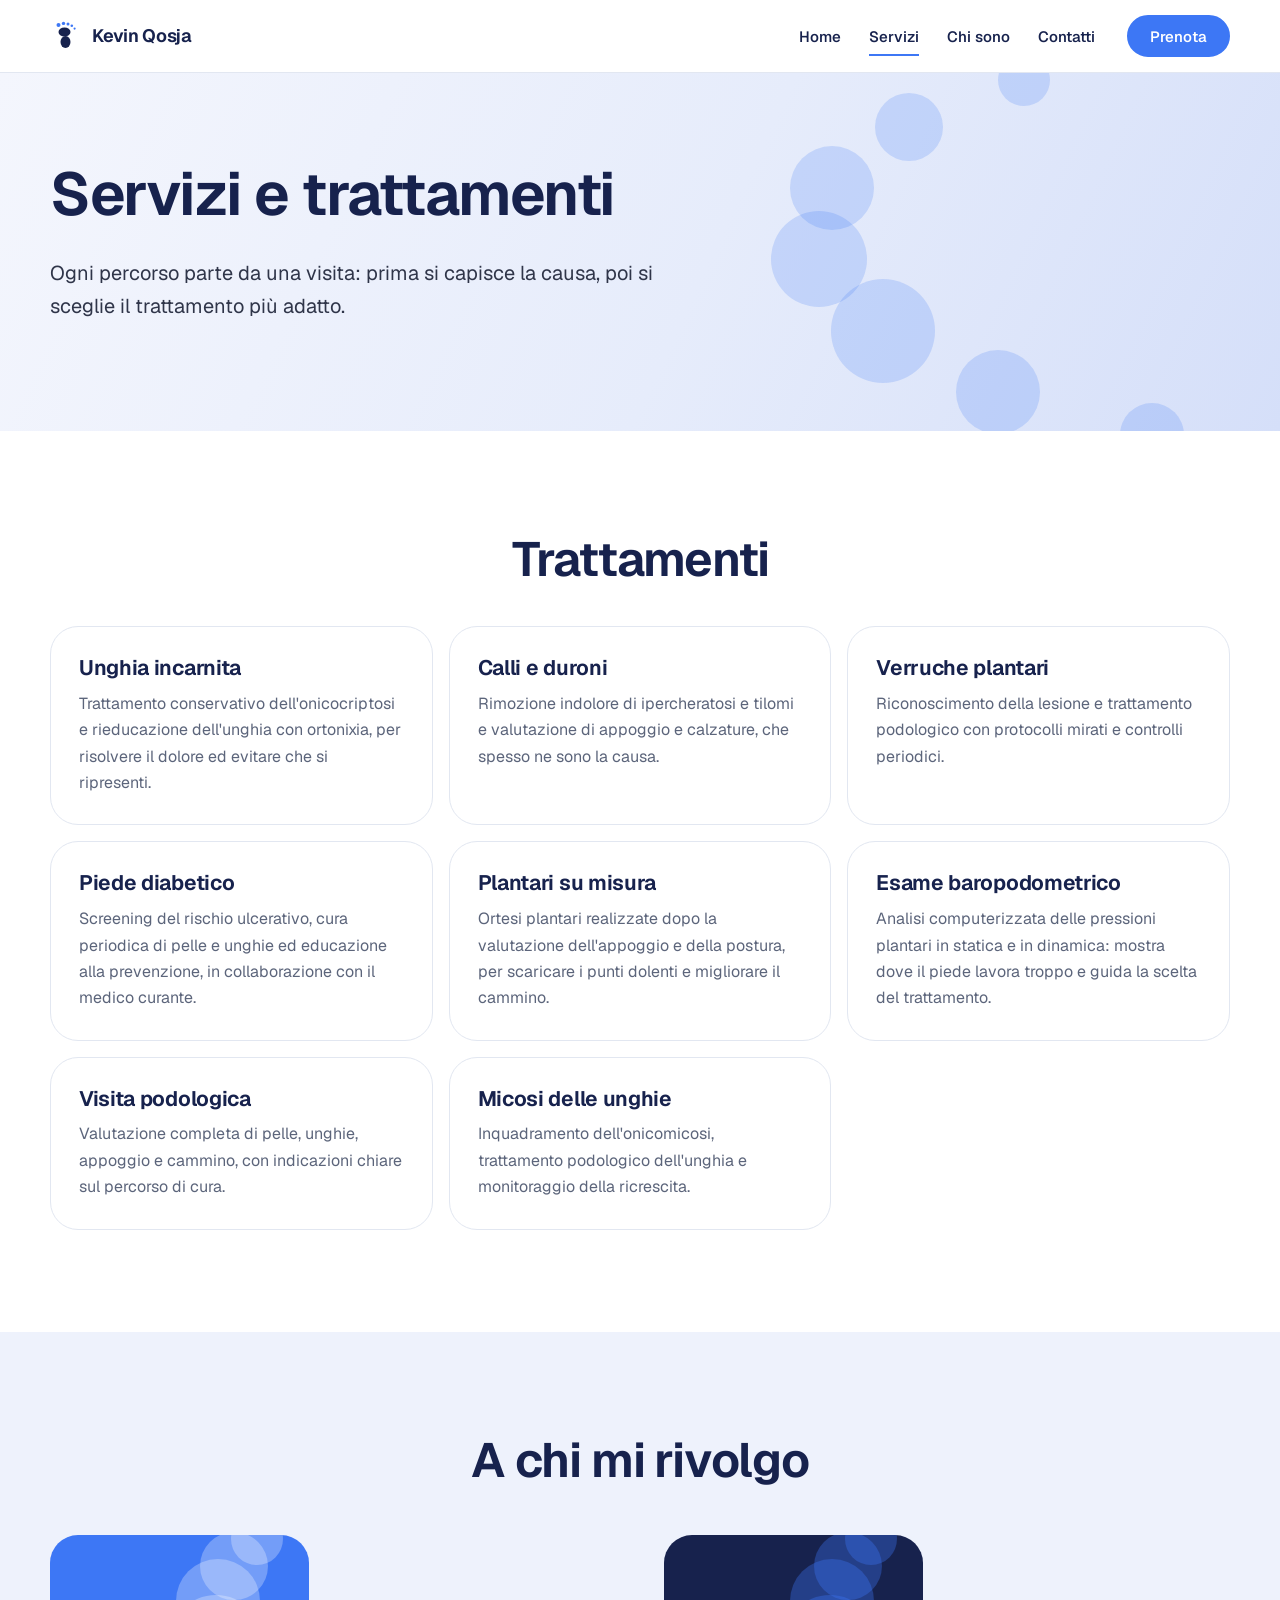
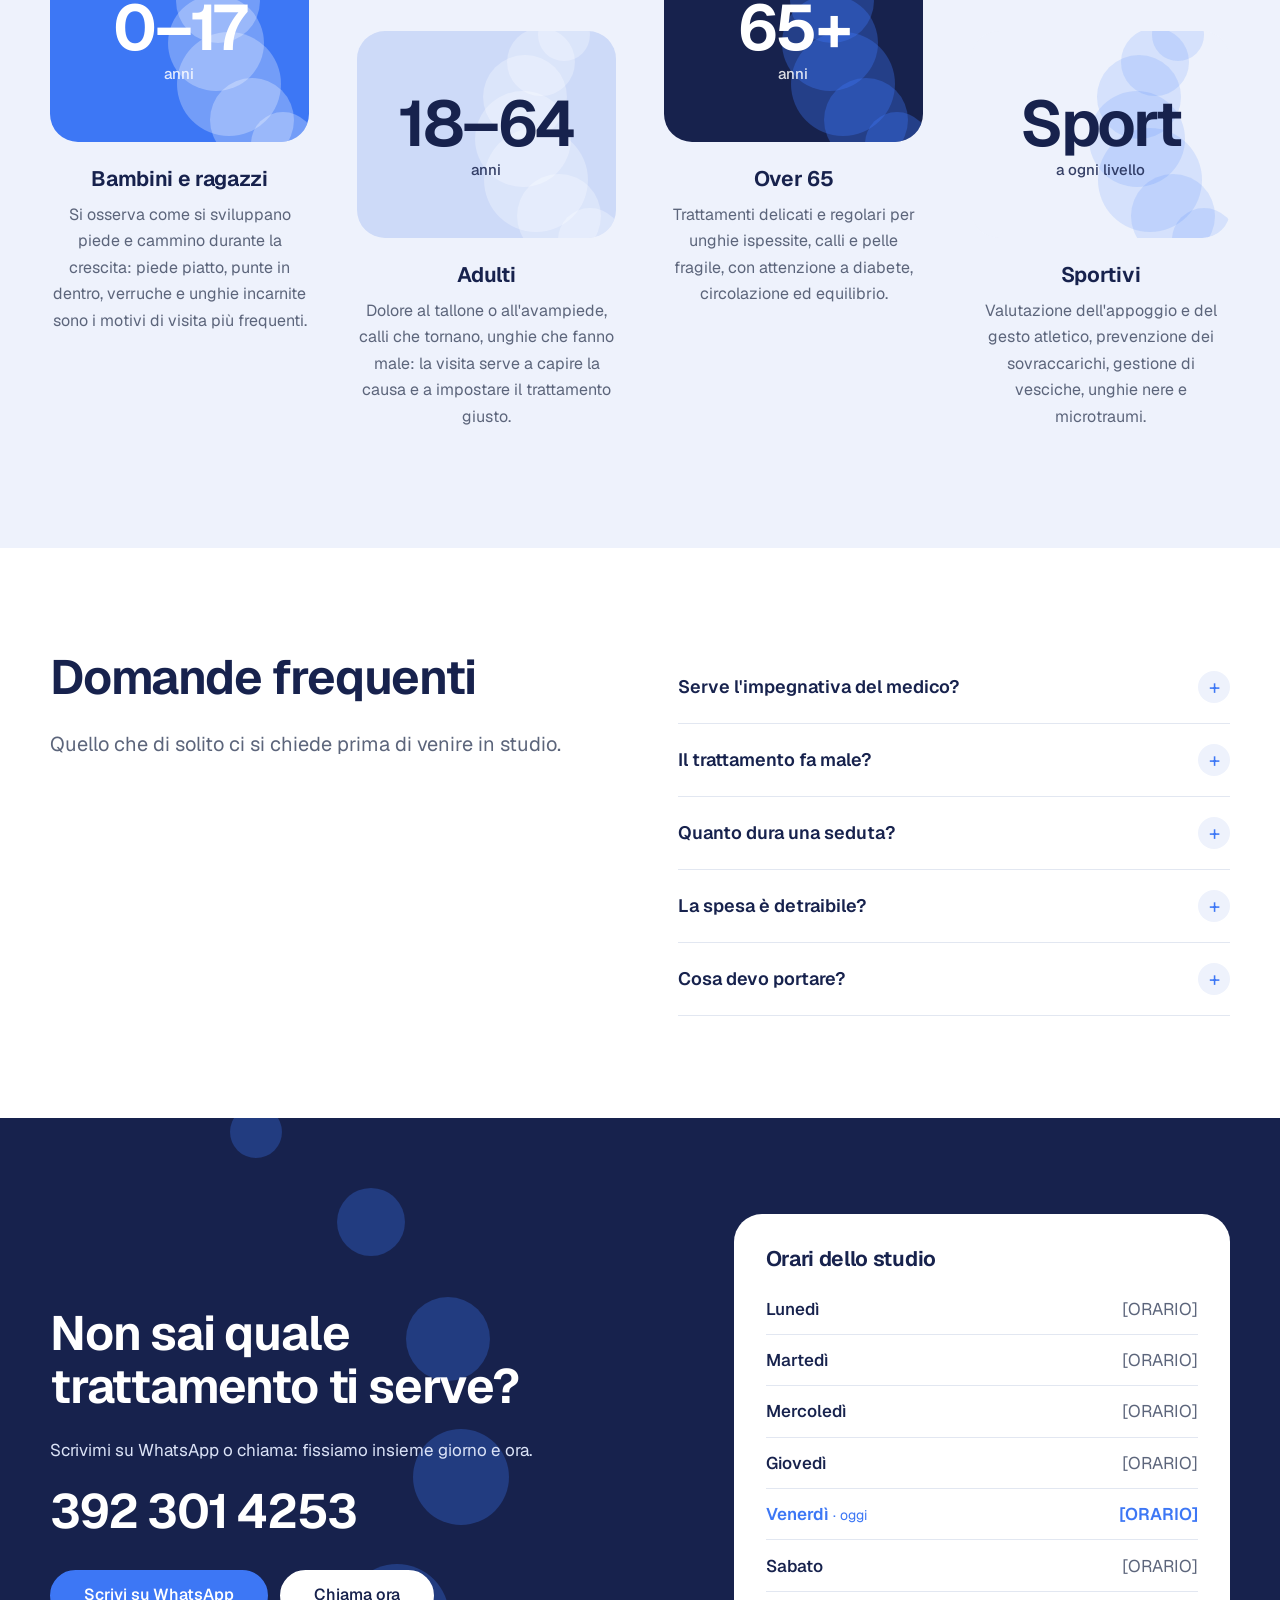
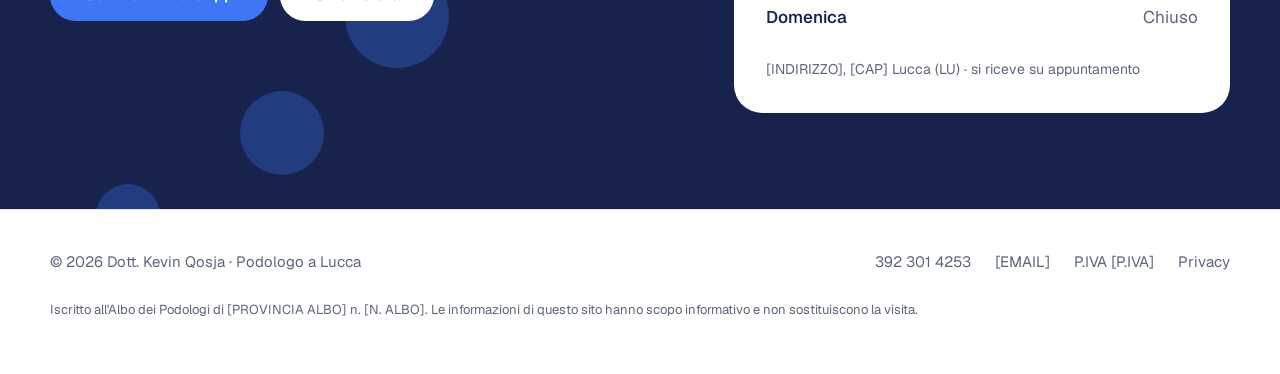
<file: servizi.html>
<!doctype html>
<html lang="it">
<head>
  <meta charset="utf-8">
  <meta name="viewport" content="width=device-width, initial-scale=1, viewport-fit=cover">
  <title>Servizi — Kevin Qosja, Podologo a Lucca</title>
  <meta name="description" content="Trattamenti podologici a Lucca: unghia incarnita, calli, verruche, piede diabetico, plantari su misura, esame baropodometrico.">
  <meta name="robots" content="noindex, nofollow">
  <meta name="theme-color" content="#17224d">
  <meta property="og:type" content="website">
  <meta property="og:locale" content="it_IT">
  <meta property="og:title" content="Servizi — Kevin Qosja, Podologo a Lucca">
  <meta property="og:description" content="Trattamenti podologici a Lucca: unghia incarnita, calli, verruche, piede diabetico, plantari su misura, esame baropodometrico.">
  <link rel="icon" href="favicon.svg" type="image/svg+xml">
  <link rel="preload" href="fonts/geist.woff2" as="font" type="font/woff2" crossorigin>
  <link rel="stylesheet" href="css/style.css">
  <script>document.documentElement.classList.add('js')</script>
</head>
<body>
  <a class="skip" href="#contenuto">Vai al contenuto</a>

  <header class="header">
    <div class="wrap header__in">
      <a class="logo" href="index.html"><svg viewBox="0 0 32 32" aria-hidden="true"><ellipse cx="15.5" cy="22" rx="5" ry="6" fill="#17224d"/><ellipse cx="14.5" cy="12" rx="6" ry="4.6" fill="#17224d"/><circle cx="8.5" cy="5" r="2" fill="#3d77f5"/><circle cx="13.5" cy="3.4" r="1.7" fill="#3d77f5"/><circle cx="18" cy="4" r="1.5" fill="#3d77f5"/><circle cx="21.8" cy="5.8" r="1.3" fill="#3d77f5"/><circle cx="24.6" cy="8.6" r="1.1" fill="#3d77f5"/></svg>Kevin Qosja</a>
      <button class="burger" aria-label="Apri il menu" aria-expanded="false" aria-controls="nav"><span></span></button>
      <nav class="nav" id="nav" aria-label="Principale">
        <ul>
            <li><a href="index.html">Home</a></li>
            <li><a href="servizi.html" aria-current="page">Servizi</a></li>
            <li><a href="chi-sono.html">Chi sono</a></li>
            <li><a href="contatti.html">Contatti</a></li>
        </ul>
        <a class="btn btn--sm" href="https://wa.me/393923014253?text=Buongiorno%2C%20vorrei%20prenotare%20una%20visita%20podologica.">Prenota</a>
      </nav>
    </div>
  </header>

  <main id="contenuto">
    <section class="hero hero--page">
      <div class="dots" aria-hidden="true"><i></i><i></i><i></i><i></i><i></i><i></i><i></i></div>
      <div class="wrap">
        <h1>Servizi e trattamenti</h1>
        <p class="lead">Ogni percorso parte da una visita: prima si capisce la causa, poi si sceglie il trattamento più adatto.</p>
      </div>
    </section>

    <section class="section">
      <div class="wrap">
        <div class="center" data-reveal><h2>Trattamenti</h2></div>
        <ul class="rows">
        <li class="row" id="unghia-incarnita" data-reveal>
          <h3>Unghia incarnita</h3>
          <p>Trattamento conservativo dell'onicocriptosi e rieducazione dell'unghia con ortonixia, per risolvere il dolore ed evitare che si ripresenti.</p>
        </li>
        <li class="row" id="calli-e-duroni" data-reveal>
          <h3>Calli e duroni</h3>
          <p>Rimozione indolore di ipercheratosi e tilomi e valutazione di appoggio e calzature, che spesso ne sono la causa.</p>
        </li>
        <li class="row" id="verruche-plantari" data-reveal>
          <h3>Verruche plantari</h3>
          <p>Riconoscimento della lesione e trattamento podologico con protocolli mirati e controlli periodici.</p>
        </li>
        <li class="row" id="piede-diabetico" data-reveal>
          <h3>Piede diabetico</h3>
          <p>Screening del rischio ulcerativo, cura periodica di pelle e unghie ed educazione alla prevenzione, in collaborazione con il medico curante.</p>
        </li>
        <li class="row" id="plantari-su-misura" data-reveal>
          <h3>Plantari su misura</h3>
          <p>Ortesi plantari realizzate dopo la valutazione dell'appoggio e della postura, per scaricare i punti dolenti e migliorare il cammino.</p>
        </li>
        <li class="row" id="esame-baropodometrico" data-reveal>
          <h3>Esame baropodometrico</h3>
          <p>Analisi computerizzata delle pressioni plantari in statica e in dinamica: mostra dove il piede lavora troppo e guida la scelta del trattamento.</p>
        </li>
        <li class="row" id="visita-podologica" data-reveal>
          <h3>Visita podologica</h3>
          <p>Valutazione completa di pelle, unghie, appoggio e cammino, con indicazioni chiare sul percorso di cura.</p>
        </li>
        <li class="row" id="micosi-delle-unghie" data-reveal>
          <h3>Micosi delle unghie</h3>
          <p>Inquadramento dell'onicomicosi, trattamento podologico dell'unghia e monitoraggio della ricrescita.</p>
        </li>
        </ul>
      </div>
    </section>

    <section class="section" style="background:var(--mist)">
      <div class="wrap">
        <div class="center" data-reveal style="margin-bottom:3rem"><h2>A chi mi rivolgo</h2></div>
        <div class="audience__cards" style="grid-template-columns:repeat(auto-fit,minmax(230px,1fr))">
          <article class="who" id="bambini" data-reveal>
            <div class="who__tile"><div class="dots" aria-hidden="true"><i></i><i></i><i></i><i></i><i></i><i></i><i></i></div><span>0–17<small>anni</small></span></div>
            <h3>Bambini e ragazzi</h3>
            <p>Si osserva come si sviluppano piede e cammino durante la crescita: piede piatto, punte in dentro, verruche e unghie incarnite sono i motivi di visita più frequenti.</p>
          </article>
          <article class="who" id="adulti" data-reveal>
            <div class="who__tile"><div class="dots" aria-hidden="true"><i></i><i></i><i></i><i></i><i></i><i></i><i></i></div><span>18–64<small>anni</small></span></div>
            <h3>Adulti</h3>
            <p>Dolore al tallone o all'avampiede, calli che tornano, unghie che fanno male: la visita serve a capire la causa e a impostare il trattamento giusto.</p>
          </article>
          <article class="who" id="anziani" data-reveal>
            <div class="who__tile"><div class="dots" aria-hidden="true"><i></i><i></i><i></i><i></i><i></i><i></i><i></i></div><span>65+<small>anni</small></span></div>
            <h3>Over 65</h3>
            <p>Trattamenti delicati e regolari per unghie ispessite, calli e pelle fragile, con attenzione a diabete, circolazione ed equilibrio.</p>
          </article>
          <article class="who" id="sportivi" data-reveal>
            <div class="who__tile"><div class="dots" aria-hidden="true"><i></i><i></i><i></i><i></i><i></i><i></i><i></i></div><span>Sport<small>a ogni livello</small></span></div>
            <h3>Sportivi</h3>
            <p>Valutazione dell'appoggio e del gesto atletico, prevenzione dei sovraccarichi, gestione di vesciche, unghie nere e microtraumi.</p>
          </article>
        </div>
      </div>
    </section>

    <section class="section">
      <div class="wrap two">
        <div data-reveal>
          <h2>Domande frequenti</h2>
          <p class="lead">Quello che di solito ci si chiede prima di venire in studio.</p>
        </div>
        <div class="faq" data-reveal>
          <details name="faq">
            <summary>Serve l'impegnativa del medico?</summary>
            <p>No. Puoi prenotare direttamente una visita podologica senza prescrizione.</p>
          </details>
          <details name="faq">
            <summary>Il trattamento fa male?</summary>
            <p>La maggior parte dei trattamenti è indolore o provoca un fastidio minimo. Se serve, ne parliamo prima di iniziare.</p>
          </details>
          <details name="faq">
            <summary>Quanto dura una seduta?</summary>
            <p>[DURATA] minuti circa, a seconda del trattamento. La prima visita può richiedere un po' più di tempo.</p>
          </details>
          <details name="faq">
            <summary>La spesa è detraibile?</summary>
            <p>Sì. Le prestazioni del podologo sono prestazioni sanitarie: la fattura è detraibile se il pagamento è tracciabile.</p>
          </details>
          <details name="faq">
            <summary>Cosa devo portare?</summary>
            <p>Eventuali esami o referti recenti, l'elenco dei farmaci che assumi e, se hai dolore camminando, le scarpe che usi più spesso.</p>
          </details>
        </div>
      </div>
    </section>

    <section class="book">
      <div class="dots dots--left" aria-hidden="true"><i></i><i></i><i></i><i></i><i></i><i></i><i></i></div>
      <div class="wrap">
        <div data-reveal>
          <h2>Non sai quale trattamento ti serve?</h2>
          <p>Scrivimi su WhatsApp o chiama: fissiamo insieme giorno e ora.</p>
          <a class="book__tel" href="tel:+393923014253">392 301 4253</a>
          <div class="btn-row">
            <a class="btn" href="https://wa.me/393923014253?text=Buongiorno%2C%20vorrei%20prenotare%20una%20visita%20podologica.">Scrivi su WhatsApp</a>
            <a class="btn btn--light" href="tel:+393923014253">Chiama ora</a>
          </div>
        </div>
        <div class="book__card" data-reveal>
          <h3>Orari dello studio</h3>
          <table class="hours">
              <tbody>
                <tr><th scope="row">Lunedì</th><td>[ORARIO]</td></tr>
                <tr><th scope="row">Martedì</th><td>[ORARIO]</td></tr>
                <tr><th scope="row">Mercoledì</th><td>[ORARIO]</td></tr>
                <tr><th scope="row">Giovedì</th><td>[ORARIO]</td></tr>
                <tr><th scope="row">Venerdì</th><td>[ORARIO]</td></tr>
                <tr><th scope="row">Sabato</th><td>[ORARIO]</td></tr>
                <tr><th scope="row">Domenica</th><td>Chiuso</td></tr>
              </tbody>
            </table>
          <p class="note" style="margin:1rem 0 0">[INDIRIZZO], [CAP] Lucca (LU) · si riceve su appuntamento</p>
        </div>
      </div>
    </section>
  </main>

  <footer class="footer">
    <div class="wrap">
      <div class="footer__in">
        <span>© <span data-year>2026</span> Dott. Kevin Qosja · Podologo a Lucca</span>
        <ul>
          <li><a href="tel:+393923014253">392 301 4253</a></li>
          <li><a href="mailto:[EMAIL]">[EMAIL]</a></li>
          <li>P.IVA [P.IVA]</li>
          <li><a href="privacy.html">Privacy</a></li>
        </ul>
      </div>
      <p class="footer__legal">Iscritto all'Albo dei Podologi di [PROVINCIA ALBO] n. [N. ALBO]. Le informazioni di questo sito hanno scopo informativo e non sostituiscono la visita.</p>
    </div>
  </footer>

  <div class="dock">
    <a class="btn" href="https://wa.me/393923014253?text=Buongiorno%2C%20vorrei%20prenotare%20una%20visita%20podologica.">WhatsApp</a>
    <a class="btn btn--ghost" href="tel:+393923014253">Chiama</a>
  </div>

  <script src="js/main.js" defer></script>
</body>
</html>
</file>
<file: css/style.css>
@view-transition { navigation: auto; }

@font-face {
  font-family: "Geist"; src: url("../fonts/geist.woff2") format("woff2");
  font-weight: 100 900; font-display: swap;
}

:root {
  --bg: #ffffff;
  --mist: #eef2fc;
  --sky: #cddaf8;
  --blue: #3d77f5;
  --blue-dark: #2a5fda;
  --navy: #17224d;
  --text: #2f3549;
  --muted: #5c657b;
  --line: #e2e7f1;
  --radius: 28px;
  --wrap: 1180px;
  --ease: cubic-bezier(.2, .8, .2, 1);
  --font: "Geist", "Helvetica Neue", Helvetica, "Segoe UI", system-ui, sans-serif;
  color-scheme: light;
}

*, *::before, *::after { box-sizing: border-box; }
html { scroll-behavior: smooth; -webkit-text-size-adjust: 100%; }

body {
  margin: 0;
  background: var(--bg);
  color: var(--text);
  font-family: var(--font);
  font-size: 1.0625rem;
  line-height: 1.65;
  -webkit-font-smoothing: antialiased;
  overflow-x: clip;
}

img, svg, canvas { max-width: 100%; display: block; }
a { color: inherit; }
p { margin: 0 0 1em; }
ul, ol { margin: 0; padding: 0; list-style: none; }
::selection { background: var(--blue); color: #fff; }

h1, h2, h3 {
  margin: 0 0 .5em;
  color: var(--navy);
  font-weight: 650;
  line-height: 1.1;
  letter-spacing: -0.025em;
  text-wrap: balance;
}
h1 { font-size: clamp(2.75rem, 7vw, 5rem); }
h2 { font-size: clamp(1.875rem, 4.2vw, 3rem); }
h3 { font-size: 1.3125rem; line-height: 1.2; letter-spacing: -0.015em; }

:focus-visible { outline: 3px solid var(--blue); outline-offset: 3px; border-radius: 6px; }

.wrap { width: min(100% - 2.5rem, var(--wrap)); margin-inline: auto; }
.section { padding: clamp(3.5rem, 8vw, 6.5rem) 0; }
.center { text-align: center; }
.center .lead { margin-inline: auto; }
.lead { font-size: clamp(1.0625rem, 1.6vw, 1.25rem); color: var(--muted); max-width: 40em; }
.muted { color: var(--muted); }
.note { font-size: .875rem; color: var(--muted); }

.skip {
  position: absolute; left: 1rem; top: -4rem; z-index: 100;
  padding: .75rem 1.25rem; border-radius: 999px; background: var(--blue); color: #fff; font-weight: 600;
}
.skip:focus { top: 1rem; }

/* Buttons */
.btn {
  display: inline-flex; align-items: center; justify-content: center;
  padding: .95em 2em;
  border: 2px solid var(--blue); border-radius: 999px;
  background: var(--blue); color: #fff;
  font: inherit; font-size: 1rem; font-weight: 550; line-height: 1; text-decoration: none; white-space: nowrap;
  cursor: pointer;
  transition: background .2s, border-color .2s, color .2s, transform .25s var(--ease), box-shadow .25s var(--ease);
}
.btn:hover { background: var(--blue-dark); border-color: var(--blue-dark); transform: translateY(-2px); box-shadow: 0 12px 28px -12px rgb(61 119 245 / .7); }
.btn--ghost { background: transparent; color: var(--navy); border-color: var(--sky); }
.btn--ghost:hover { background: var(--mist); border-color: var(--blue); color: var(--navy); box-shadow: none; }
.btn--light { background: #fff; border-color: #fff; color: var(--navy); }
.btn--light:hover { background: var(--mist); border-color: var(--mist); box-shadow: none; }
.btn--sm { padding: .75em 1.4em; font-size: .9375rem; }
.btn-row { display: flex; flex-wrap: wrap; gap: .75rem; margin-top: 2rem; }
.center .btn-row { justify-content: center; }

/* Header */
.header { position: sticky; top: 0; z-index: 50; background: rgb(255 255 255 / .92); backdrop-filter: blur(12px); -webkit-backdrop-filter: blur(12px); border-bottom: 1px solid var(--line); view-transition-name: site-header; }
.header__in { position: relative; display: flex; align-items: center; justify-content: space-between; gap: 1.5rem; min-height: 4.5rem; }
.logo { display: inline-flex; align-items: center; gap: .65rem; color: var(--navy); font-weight: 650; font-size: 1.125rem; letter-spacing: -0.02em; text-decoration: none; white-space: nowrap; }
.logo svg { width: 2rem; height: 2rem; }
.nav { display: flex; align-items: center; gap: 2rem; }
.nav ul { display: flex; gap: 1.75rem; }
.nav a:not(.btn) { padding: .5rem 0; color: var(--navy); font-weight: 550; font-size: .9375rem; text-decoration: none; border-bottom: 2px solid transparent; transition: border-color .2s, color .2s; }
.nav a:not(.btn):hover { color: var(--blue); }
.nav a[aria-current="page"] { border-bottom-color: var(--blue); }
.burger { display: none; width: 2.75rem; height: 2.75rem; padding: 0; border: 0; border-radius: 12px; background: var(--mist); color: var(--navy); cursor: pointer; }
.burger span, .burger span::before, .burger span::after { content: ""; display: block; width: 1.25rem; height: 2.5px; margin-inline: auto; border-radius: 2px; background: currentColor; transition: transform .3s var(--ease), background .2s; }
.burger span { position: relative; }
.burger span::before { position: absolute; top: -7px; }
.burger span::after { position: absolute; top: 7px; }
.burger[aria-expanded="true"] span { background: transparent; }
.burger[aria-expanded="true"] span::before { transform: translateY(7px) rotate(45deg); }
.burger[aria-expanded="true"] span::after { transform: translateY(-7px) rotate(-45deg); }

@media (max-width: 860px) {
  .burger { display: block; }
  .nav {
    display: none; position: absolute; inset: 100% -1.25rem auto; flex-direction: column; align-items: stretch; gap: 1rem;
    padding: 1.25rem; background: #fff; border-bottom: 1px solid var(--line); box-shadow: 0 24px 40px -24px rgb(23 34 77 / .35);
  }
  .nav.is-open { display: flex; }
  .nav ul { flex-direction: column; gap: 0; }
  .nav a:not(.btn) { display: block; padding: .8rem 0; font-size: 1.125rem; border-bottom: 1px solid var(--line); }
  .nav a[aria-current="page"] { color: var(--blue); border-bottom-color: var(--line); }
}

/* Trail of circles, the recurring motif */
.dots { position: absolute; inset: 0; overflow: hidden; pointer-events: none; }
.dots i { position: absolute; border-radius: 50%; background: var(--dot, rgb(61 119 245 / .2)); translate: -50% -50%; }
.dots i:nth-child(1) { left: 80%; top: 2%; width: 3.25rem; height: 3.25rem; }
.dots i:nth-child(2) { left: 71%; top: 15%; width: 4.25rem; height: 4.25rem; }
.dots i:nth-child(3) { left: 65%; top: 32%; width: 5.25rem; height: 5.25rem; }
.dots i:nth-child(4) { left: 64%; top: 52%; width: 6rem; height: 6rem; }
.dots i:nth-child(5) { left: 69%; top: 72%; width: 6.5rem; height: 6.5rem; }
.dots i:nth-child(6) { left: 78%; top: 89%; width: 5.25rem; height: 5.25rem; }
.dots i:nth-child(7) { left: 90%; top: 101%; width: 4rem; height: 4rem; }
.dots--left { transform: scaleX(-1); }

/* Hero */
.hero { position: relative; overflow: hidden; background: linear-gradient(115deg, #f4f6fd 0%, #e6ecfb 55%, #d5dff9 100%); }
.hero > .wrap { position: relative; padding-block: clamp(4rem, 12vw, 9.5rem); }
.hero h1 { max-width: 12ch; }
.hero .lead { color: var(--text); max-width: 32em; }
.hero--page > .wrap { padding-block: clamp(3rem, 7vw, 5.5rem); }
.hero--page h1 { font-size: clamp(2.375rem, 5.5vw, 3.75rem); max-width: 18ch; }

/* Split: visual panel + navy text panel */
.split { display: grid; grid-template-columns: 1fr 1fr; }
.panel { position: relative; display: flex; flex-direction: column; justify-content: center; padding: clamp(3rem, 7vw, 6rem) clamp(1.25rem, 6vw, 5rem); }
.panel > :not(.dots) { position: relative; }
.panel--mist { background: var(--mist); align-items: center; }
.panel--navy { background: var(--navy); color: #dbe3f7; --dot: rgb(61 119 245 / .3); }
.panel--navy h2, .panel--navy h3 { color: #fff; }
.panel--navy p { max-width: 34em; }
@media (max-width: 860px) { .split { grid-template-columns: 1fr; } }

/* Pressure map, standing in for a photo */
.foot {
  position: relative; width: min(100%, 320px); aspect-ratio: 2 / 3; overflow: hidden;
  border-radius: var(--radius); box-shadow: 0 30px 60px -30px rgb(23 34 77 / .55);
  background:
    linear-gradient(rgb(255 255 255 / .06) 1px, transparent 1px) 0 0 / 100% 2.5rem,
    linear-gradient(90deg, rgb(255 255 255 / .06) 1px, transparent 1px) 0 0 / 2.5rem 100%,
    var(--navy);
}
.foot canvas { position: absolute; inset: 0; width: 100%; height: 100%; touch-action: pan-y; }
.foot__tag { position: absolute; z-index: 1; top: 1rem; left: 1.1rem; font-size: .75rem; letter-spacing: .04em; color: #b9c7ee; }

/* Audience: sticky title + staggered cards */
.audience { display: grid; grid-template-columns: minmax(0, .8fr) minmax(0, 1.6fr); gap: clamp(2rem, 5vw, 4rem); align-items: start; }
.audience__title { position: sticky; top: 7rem; min-height: 22rem; display: flex; align-items: center; --dot: var(--sky); }
.audience__title h2 { position: relative; margin: 0; }
.audience__title .dots { overflow: visible; }
.audience__cards { display: grid; grid-template-columns: 1fr 1fr; gap: 2.5rem clamp(1.5rem, 4vw, 3rem); }
.audience__cards > :nth-child(even) { margin-top: 6rem; }
.who { display: flex; flex-direction: column; align-items: center; text-align: center; scroll-margin-top: 6rem; }
.who__tile {
  position: relative; overflow: hidden; width: 100%; aspect-ratio: 5 / 4; margin-bottom: 1.5rem;
  display: grid; place-items: center; border-radius: var(--radius);
  background: var(--tile, var(--mist)); color: var(--tile-ink, var(--navy));
  font-size: clamp(2.5rem, 6vw, 4rem); font-weight: 650; letter-spacing: -0.04em; line-height: 1;
  --dot: rgb(255 255 255 / .28);
}
.who__tile span { position: relative; }
.who__tile small { display: block; margin-top: .4rem; font-size: .9375rem; font-weight: 500; letter-spacing: 0; opacity: .85; }
.who:nth-child(1) .who__tile { --tile: var(--blue); --tile-ink: #fff; }
.who:nth-child(2) .who__tile { --tile: var(--sky); }
.who:nth-child(3) .who__tile { --tile: var(--navy); --tile-ink: #fff; --dot: rgb(61 119 245 / .35); }
.who:nth-child(4) .who__tile { --tile: var(--mist); --dot: rgb(61 119 245 / .14); }
.who p { color: var(--muted); font-size: 1rem; max-width: 22em; }
.who .btn { margin-top: auto; }
.who:target .who__tile { box-shadow: 0 0 0 4px rgb(61 119 245 / .3); }
@media (max-width: 860px) {
  .audience { grid-template-columns: 1fr; }
  .audience__title { position: static; min-height: 0; }
  .audience__title .dots { display: none; }
}
@media (max-width: 560px) {
  .audience__cards { grid-template-columns: 1fr; gap: 2rem; }
  .audience__cards > :nth-child(even) { margin-top: 0; }
  .who__tile { aspect-ratio: 5 / 2; margin-bottom: 1rem; }
}

/* Treatments: tinted tiles */
.tiles { display: grid; grid-template-columns: repeat(3, 1fr); gap: 1.25rem; margin-top: 3rem; }
.tile {
  display: flex; flex-direction: column; align-items: center; text-align: center;
  padding: 2.5rem 1.75rem 2rem; border-radius: var(--radius);
  background: var(--tile, var(--blue)); color: var(--tile-ink, #fff); text-decoration: none;
  transition: transform .3s var(--ease), box-shadow .3s var(--ease);
}
.tile:hover { transform: translateY(-5px); box-shadow: 0 24px 44px -24px rgb(23 34 77 / .5); }
.tile h3 { color: inherit; font-size: 1.5rem; max-width: 9em; }
.tile p { font-size: 1rem; margin-bottom: 1.75rem; opacity: .92; max-width: 20em; }
.tile .btn { margin-top: auto; pointer-events: none; }
.tile:nth-child(3n+2) { --tile: var(--sky); --tile-ink: var(--navy); }
.tile:nth-child(3n) { --tile: var(--mist); --tile-ink: var(--navy); }
.tile:nth-child(3n+1) .btn { background: #fff; border-color: #fff; color: var(--navy); }
@media (max-width: 860px) { .tiles { grid-template-columns: 1fr 1fr; } }
@media (max-width: 560px) {
  .tiles { grid-template-columns: 1fr; gap: .75rem; margin-top: 2rem; }
  .tile { padding: 1.75rem 1.25rem 1.5rem; }
  .tile p { margin-bottom: 1.25rem; }
}

/* Steps */
.steps { display: grid; grid-template-columns: repeat(auto-fit, minmax(220px, 1fr)); gap: 2rem; margin-top: 3rem; counter-reset: step; }
.steps li { counter-increment: step; text-align: center; }
.steps li::before {
  content: counter(step); display: grid; place-items: center; width: 3.5rem; height: 3.5rem; margin: 0 auto 1.25rem;
  border-radius: 50%; background: var(--blue); color: #fff; font-size: 1.375rem; font-weight: 650;
}
.steps--plain li::before { content: ""; width: 1rem; height: 1rem; }
.steps p { color: var(--muted); font-size: 1rem; max-width: 22em; margin-inline: auto; }

/* Service list (servizi page) */
.rows { display: grid; gap: 1rem; grid-template-columns: repeat(auto-fill, minmax(320px, 1fr)); margin-top: 2.5rem; }
.row { padding: 1.75rem; border: 1px solid var(--line); border-radius: var(--radius); background: #fff; scroll-margin-top: 6rem; transition: border-color .2s, box-shadow .3s var(--ease); }
.row:hover { border-color: var(--sky); box-shadow: 0 20px 40px -28px rgb(23 34 77 / .4); }
.row:target { border-color: var(--blue); box-shadow: 0 0 0 4px rgb(61 119 245 / .18); }
.row p { color: var(--muted); font-size: 1rem; margin: 0; }

/* Prose blocks */
.two { display: grid; grid-template-columns: 1fr 1fr; gap: clamp(2rem, 6vw, 5rem); align-items: start; }
@media (max-width: 860px) { .two { grid-template-columns: 1fr; } }
.list li { display: flex; gap: .875rem; padding: .9rem 0; border-bottom: 1px solid var(--line); }
.list li::before { content: ""; flex: none; width: .625rem; height: .625rem; margin-top: .55em; border-radius: 50%; background: var(--blue); }

/* FAQ */
.faq details { border-bottom: 1px solid var(--line); }
.faq summary { display: flex; justify-content: space-between; align-items: center; gap: 1rem; padding: 1.25rem 0; color: var(--navy); font-size: 1.125rem; font-weight: 600; cursor: pointer; list-style: none; }
.faq summary::-webkit-details-marker { display: none; }
.faq summary::after { content: "+"; flex: none; display: grid; place-items: center; width: 2rem; height: 2rem; border-radius: 50%; background: var(--mist); color: var(--blue); font-size: 1.25rem; font-weight: 400; transition: transform .3s var(--ease), background .2s, color .2s; }
.faq details[open] summary::after { transform: rotate(45deg); background: var(--blue); color: #fff; }
.faq details p { color: var(--muted); max-width: 46em; padding-bottom: 1.25rem; margin: 0; }

/* Booking band */
.book { position: relative; overflow: hidden; background: var(--navy); color: #dbe3f7; --dot: rgb(61 119 245 / .3); }
.book > .wrap { position: relative; display: grid; grid-template-columns: 1.1fr .9fr; gap: clamp(2rem, 6vw, 5rem); align-items: center; padding-block: clamp(3.5rem, 8vw, 6rem); }
.book h2 { color: #fff; }
.book__tel { display: inline-block; margin: .25rem 0 0; color: #fff; font-size: clamp(2rem, 5vw, 3rem); font-weight: 650; letter-spacing: -0.03em; text-decoration: none; line-height: 1.1; }
.book__tel:hover { color: var(--sky); }
.book__card { padding: clamp(1.25rem, 3vw, 2rem); border-radius: var(--radius); background: #fff; color: var(--text); }
.book__card h3 { margin-bottom: .75rem; }
@media (max-width: 860px) { .book > .wrap { grid-template-columns: 1fr; } }

.hours { width: 100%; border-collapse: collapse; }
.hours th, .hours td { padding: .7rem 0; border-bottom: 1px solid var(--line); text-align: left; font-weight: 550; color: var(--navy); }
.hours td { text-align: right; color: var(--muted); font-weight: 400; font-variant-numeric: tabular-nums; }
.hours tr:last-child th, .hours tr:last-child td { border-bottom: 0; }
.hours tr.is-today th, .hours tr.is-today td { color: var(--blue); font-weight: 600; }
.hours tr.is-today th::after { content: " · oggi"; font-weight: 400; font-size: .875rem; }

/* Contact cards */
.info { display: grid; gap: 1rem; grid-template-columns: repeat(auto-fit, minmax(240px, 1fr)); }
.info > div { padding: 1.75rem; border-radius: var(--radius); background: var(--mist); }
.info h3 { font-size: .875rem; font-weight: 600; letter-spacing: .06em; text-transform: uppercase; color: var(--blue); margin-bottom: .75rem; }
.info p, .info p a { margin: 0; color: var(--navy); font-size: 1.1875rem; font-weight: 600; text-decoration: none; }
.info .btn-row { margin-top: 1.25rem; }

/* Footer */
.footer { padding: 2.5rem 0; border-top: 1px solid var(--line); font-size: .9375rem; color: var(--muted); }
.footer__in { display: flex; flex-wrap: wrap; align-items: center; justify-content: space-between; gap: 1rem 2rem; }
.footer ul { display: flex; flex-wrap: wrap; gap: .5rem 1.5rem; }
.footer a { text-decoration: none; }
.footer a:hover { color: var(--blue); }
.footer__legal { margin-top: 1.5rem; font-size: .8125rem; }

/* Mobile call bar */
.dock { display: none; }
@media (max-width: 860px) {
  body { padding-bottom: 5rem; }
  .dock {
    position: fixed; inset: auto 0 0; z-index: 40; display: flex; gap: .5rem; padding: .6rem .75rem calc(.6rem + env(safe-area-inset-bottom, 0px));
    background: #fff; border-top: 1px solid var(--line); box-shadow: 0 -12px 28px -20px rgb(23 34 77 / .4);
  }
  .dock .btn { flex: 1; padding: .9em 1em; }
}

.prose { max-width: 46em; }
.prose h2 { font-size: 1.5rem; margin-top: 2.25rem; }
.prose p { color: var(--muted); }

@media (max-width: 560px) {
  body { font-size: 1rem; }
  .section { padding: 3rem 0; }
  .hero h1 { font-size: 2.625rem; }
  .hero .dots { opacity: .55; }
  .hero .btn-row .btn { flex: 1 1 100%; }
  .panel { padding-block: 2.5rem; }
  .foot { width: 210px; }
  .foot__tag { font-size: .625rem; top: .7rem; left: .8rem; }
  .steps { gap: 1.5rem; margin-top: 2rem; }
  .rows { grid-template-columns: 1fr; gap: .75rem; margin-top: 1.75rem; }
  .row { padding: 1.25rem; }
  .book__card .btn { flex: 1 1 100%; }
}

/* Scroll reveal (only when JS is running) */
.js [data-reveal] { opacity: 0; translate: 0 1.25rem; transition: opacity .6s var(--ease), translate .6s var(--ease); }
.js [data-reveal].in { opacity: 1; translate: none; }

@media (prefers-reduced-motion: reduce) {
  html { scroll-behavior: auto; }
  *, *::before, *::after { animation: none !important; transition: none !important; }
  .js [data-reveal] { opacity: 1; translate: none; }
}
</file>
